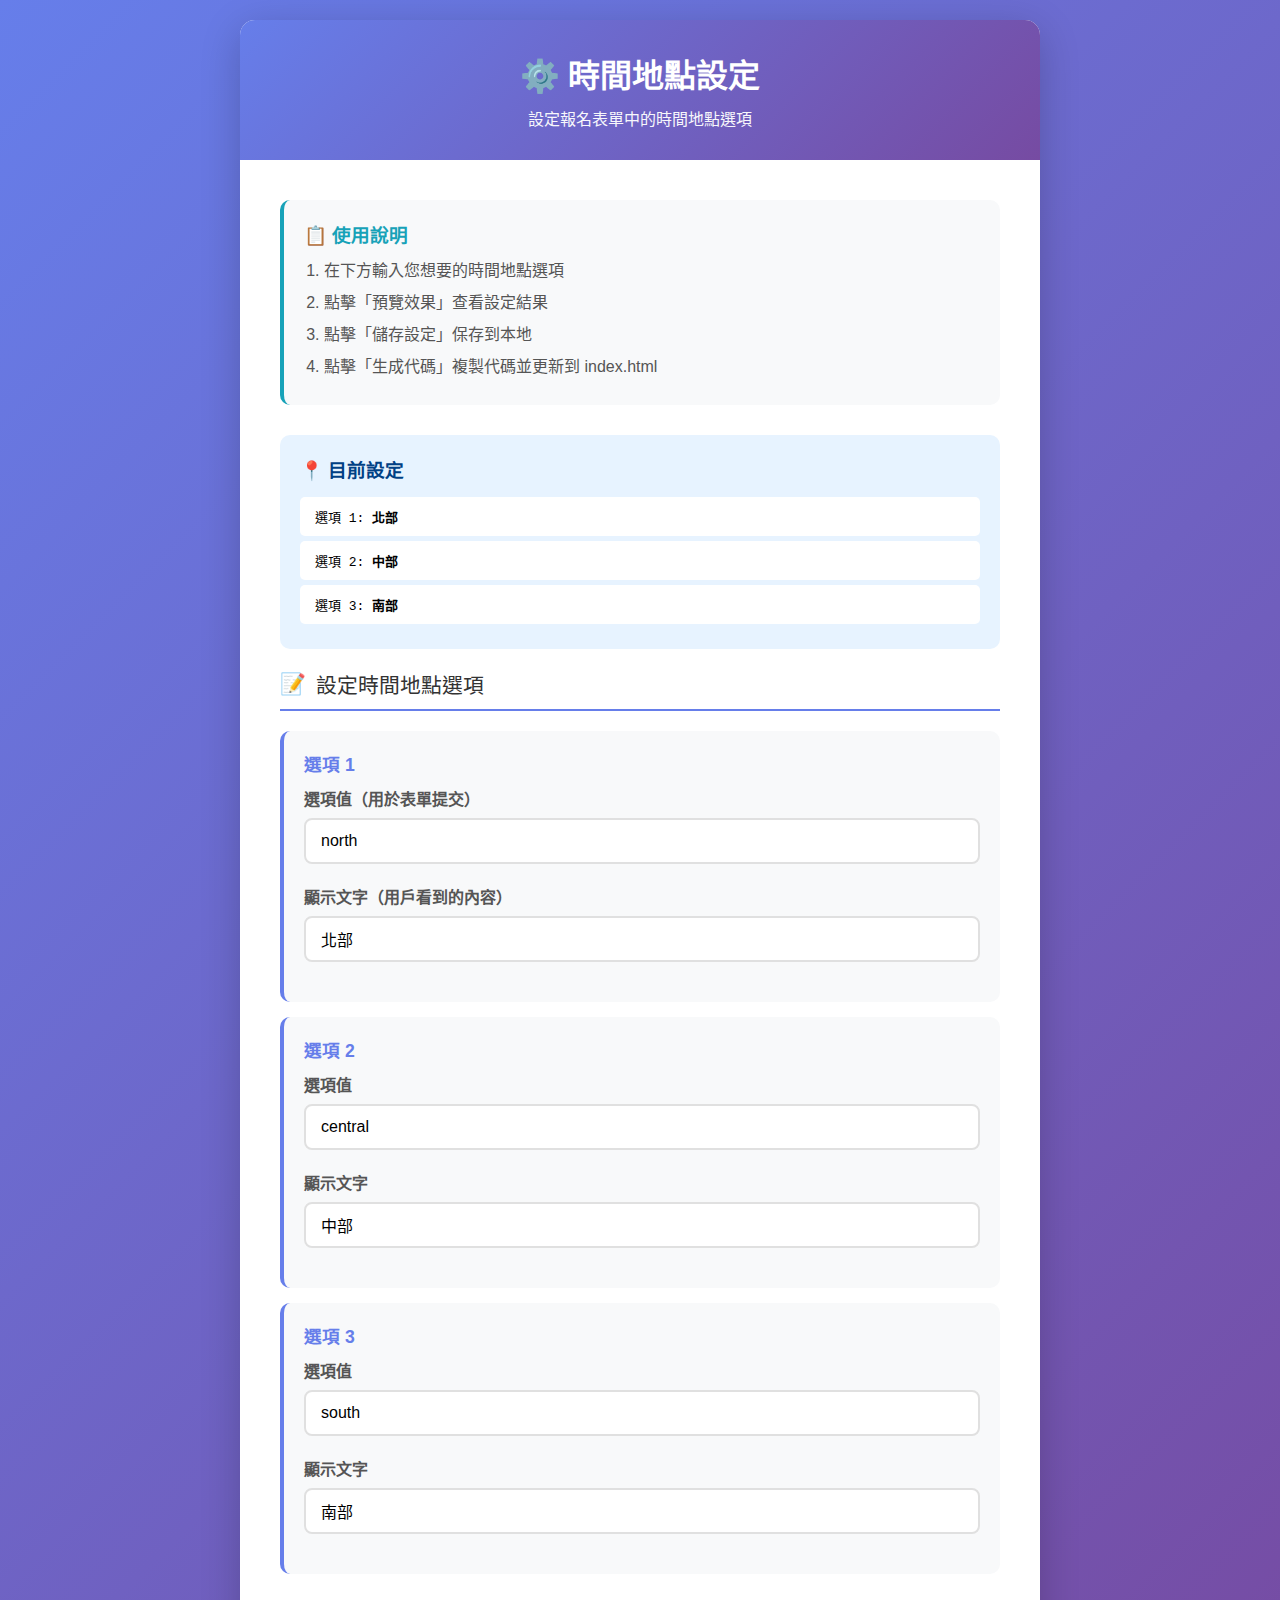
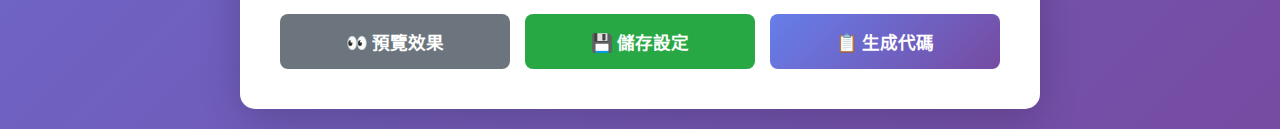
<file: admin-settings.html>
<!DOCTYPE html>
<html lang="zh-TW">
<head>
    <meta charset="UTF-8">
    <meta name="viewport" content="width=device-width, initial-scale=1.0">
    <title>時間地點設定 - AI自動引客系統</title>
    <style>
        * {
            margin: 0;
            padding: 0;
            box-sizing: border-box;
        }
        
        body {
            font-family: 'Microsoft JhengHei', Arial, sans-serif;
            background: linear-gradient(135deg, #667eea 0%, #764ba2 100%);
            min-height: 100vh;
            padding: 20px;
        }
        
        .container {
            max-width: 800px;
            margin: 0 auto;
            background: white;
            border-radius: 15px;
            box-shadow: 0 10px 40px rgba(0,0,0,0.2);
            overflow: hidden;
        }
        
        .header {
            background: linear-gradient(135deg, #667eea 0%, #764ba2 100%);
            color: white;
            padding: 30px;
            text-align: center;
        }
        
        .header h1 {
            font-size: 2rem;
            margin-bottom: 10px;
        }
        
        .header p {
            opacity: 0.95;
            font-size: 1rem;
        }
        
        .content {
            padding: 40px;
        }
        
        .section {
            margin-bottom: 40px;
        }
        
        .section-title {
            font-size: 1.3rem;
            color: #333;
            margin-bottom: 20px;
            padding-bottom: 10px;
            border-bottom: 2px solid #667eea;
            display: flex;
            align-items: center;
            gap: 10px;
        }
        
        .form-group {
            margin-bottom: 20px;
        }
        
        .form-group label {
            display: block;
            font-weight: bold;
            color: #555;
            margin-bottom: 8px;
            font-size: 1rem;
        }
        
        .form-group input {
            width: 100%;
            padding: 12px 15px;
            border: 2px solid #e0e0e0;
            border-radius: 8px;
            font-size: 1rem;
            transition: all 0.3s;
        }
        
        .form-group input:focus {
            outline: none;
            border-color: #667eea;
            box-shadow: 0 0 0 3px rgba(102, 126, 234, 0.1);
        }
        
        .option-group {
            background: #f8f9fa;
            padding: 20px;
            border-radius: 10px;
            margin-bottom: 15px;
            border-left: 4px solid #667eea;
        }
        
        .option-label {
            font-weight: bold;
            color: #667eea;
            margin-bottom: 10px;
            font-size: 1.1rem;
        }
        
        .button-group {
            display: flex;
            gap: 15px;
            margin-top: 30px;
        }
        
        .btn {
            flex: 1;
            padding: 15px 30px;
            border: none;
            border-radius: 8px;
            font-size: 1.1rem;
            font-weight: bold;
            cursor: pointer;
            transition: all 0.3s;
        }
        
        .btn-primary {
            background: linear-gradient(135deg, #667eea 0%, #764ba2 100%);
            color: white;
        }
        
        .btn-primary:hover {
            transform: translateY(-2px);
            box-shadow: 0 5px 20px rgba(102, 126, 234, 0.4);
        }
        
        .btn-secondary {
            background: #6c757d;
            color: white;
        }
        
        .btn-secondary:hover {
            background: #5a6268;
        }
        
        .btn-success {
            background: #28a745;
            color: white;
        }
        
        .btn-success:hover {
            background: #218838;
        }
        
        .preview {
            background: #fff3cd;
            border: 2px solid #ffc107;
            border-radius: 10px;
            padding: 20px;
            margin-top: 20px;
        }
        
        .preview h3 {
            color: #856404;
            margin-bottom: 15px;
        }
        
        .preview-option {
            background: white;
            padding: 10px 15px;
            margin: 8px 0;
            border-radius: 5px;
            border-left: 3px solid #ffc107;
        }
        
        .alert {
            padding: 15px 20px;
            border-radius: 8px;
            margin: 20px 0;
            display: none;
        }
        
        .alert-success {
            background: #d4edda;
            color: #155724;
            border: 1px solid #c3e6cb;
        }
        
        .alert-info {
            background: #d1ecf1;
            color: #0c5460;
            border: 1px solid #bee5eb;
        }
        
        .current-settings {
            background: #e7f3ff;
            padding: 20px;
            border-radius: 10px;
            margin-bottom: 20px;
        }
        
        .current-settings h3 {
            color: #004085;
            margin-bottom: 15px;
        }
        
        .current-value {
            background: white;
            padding: 10px 15px;
            margin: 5px 0;
            border-radius: 5px;
            font-family: monospace;
        }
        
        .instructions {
            background: #f8f9fa;
            padding: 20px;
            border-radius: 10px;
            margin-bottom: 30px;
            border-left: 4px solid #17a2b8;
        }
        
        .instructions h3 {
            color: #17a2b8;
            margin-bottom: 10px;
        }
        
        .instructions ol {
            margin-left: 20px;
        }
        
        .instructions li {
            margin: 8px 0;
            color: #555;
        }
    </style>
</head>
<body>
    <div class="container">
        <div class="header">
            <h1>⚙️ 時間地點設定</h1>
            <p>設定報名表單中的時間地點選項</p>
        </div>
        
        <div class="content">
            <div class="instructions">
                <h3>📋 使用說明</h3>
                <ol>
                    <li>在下方輸入您想要的時間地點選項</li>
                    <li>點擊「預覽效果」查看設定結果</li>
                    <li>點擊「儲存設定」保存到本地</li>
                    <li>點擊「生成代碼」複製代碼並更新到 index.html</li>
                </ol>
            </div>
            
            <div class="current-settings" id="currentSettings">
                <h3>📍 目前設定</h3>
                <div class="current-value">選項 1: <strong>北部</strong></div>
                <div class="current-value">選項 2: <strong>中部</strong></div>
                <div class="current-value">選項 3: <strong>南部</strong></div>
            </div>
            
            <div class="alert alert-success" id="successAlert">
                ✅ 設定已成功儲存！
            </div>
            
            <div class="section">
                <div class="section-title">
                    <span>📝</span>
                    <span>設定時間地點選項</span>
                </div>
                
                <div class="option-group">
                    <div class="option-label">選項 1</div>
                    <div class="form-group">
                        <label for="option1Value">選項值（用於表單提交）</label>
                        <input type="text" id="option1Value" placeholder="例如: north, time1, 2024-01-15" value="north">
                    </div>
                    <div class="form-group">
                        <label for="option1Text">顯示文字（用戶看到的內容）</label>
                        <input type="text" id="option1Text" placeholder="例如: 1/15 台北場 14:00-16:00" value="北部">
                    </div>
                </div>
                
                <div class="option-group">
                    <div class="option-label">選項 2</div>
                    <div class="form-group">
                        <label for="option2Value">選項值</label>
                        <input type="text" id="option2Value" placeholder="例如: central, time2, 2024-01-20" value="central">
                    </div>
                    <div class="form-group">
                        <label for="option2Text">顯示文字</label>
                        <input type="text" id="option2Text" placeholder="例如: 1/20 台中場 14:00-16:00" value="中部">
                    </div>
                </div>
                
                <div class="option-group">
                    <div class="option-label">選項 3</div>
                    <div class="form-group">
                        <label for="option3Value">選項值</label>
                        <input type="text" id="option3Value" placeholder="例如: south, time3, 2024-01-25" value="south">
                    </div>
                    <div class="form-group">
                        <label for="option3Text">顯示文字</label>
                        <input type="text" id="option3Text" placeholder="例如: 1/25 高雄場 14:00-16:00" value="南部">
                    </div>
                </div>
            </div>
            
            <div class="preview" id="preview" style="display: none;">
                <h3>👀 預覽效果</h3>
                <div class="preview-option" id="preview1"></div>
                <div class="preview-option" id="preview2"></div>
                <div class="preview-option" id="preview3"></div>
            </div>
            
            <div class="button-group">
                <button class="btn btn-secondary" onclick="previewSettings()">👀 預覽效果</button>
                <button class="btn btn-success" onclick="saveSettings()">💾 儲存設定</button>
                <button class="btn btn-primary" onclick="generateCode()">📋 生成代碼</button>
            </div>
            
            <div class="alert alert-info" id="codeAlert" style="display: none;">
                <h3>📋 生成的代碼</h3>
                <p style="margin-bottom: 10px;">請複製以下代碼，替換 index.html 第 589-591 行：</p>
                <textarea id="generatedCode" readonly style="width: 100%; height: 150px; font-family: monospace; padding: 10px; border: 1px solid #bee5eb; border-radius: 5px;"></textarea>
                <button onclick="copyCode()" style="margin-top: 10px; padding: 8px 20px; background: #17a2b8; color: white; border: none; border-radius: 5px; cursor: pointer;">📋 複製代碼</button>
            </div>
        </div>
    </div>
    
    <script>
        // 從 localStorage 載入設定
        function loadSettings() {
            const saved = localStorage.getItem('timeLocationSettings');
            if (saved) {
                const settings = JSON.parse(saved);
                document.getElementById('option1Value').value = settings.option1Value || 'north';
                document.getElementById('option1Text').value = settings.option1Text || '北部';
                document.getElementById('option2Value').value = settings.option2Value || 'central';
                document.getElementById('option2Text').value = settings.option2Text || '中部';
                document.getElementById('option3Value').value = settings.option3Value || 'south';
                document.getElementById('option3Text').value = settings.option3Text || '南部';
                updateCurrentSettings();
            }
        }
        
        // 更新目前設定顯示
        function updateCurrentSettings() {
            const option1Text = document.getElementById('option1Text').value || '北部';
            const option2Text = document.getElementById('option2Text').value || '中部';
            const option3Text = document.getElementById('option3Text').value || '南部';
            
            document.getElementById('currentSettings').innerHTML = `
                <h3>📍 目前設定</h3>
                <div class="current-value">選項 1: <strong>${option1Text}</strong></div>
                <div class="current-value">選項 2: <strong>${option2Text}</strong></div>
                <div class="current-value">選項 3: <strong>${option3Text}</strong></div>
            `;
        }
        
        // 預覽效果
        function previewSettings() {
            const option1Text = document.getElementById('option1Text').value || '北部';
            const option2Text = document.getElementById('option2Text').value || '中部';
            const option3Text = document.getElementById('option3Text').value || '南部';
            
            document.getElementById('preview1').textContent = `✅ ${option1Text}`;
            document.getElementById('preview2').textContent = `✅ ${option2Text}`;
            document.getElementById('preview3').textContent = `✅ ${option3Text}`;
            
            document.getElementById('preview').style.display = 'block';
        }
        
        // 儲存設定
        function saveSettings() {
            const settings = {
                option1Value: document.getElementById('option1Value').value,
                option1Text: document.getElementById('option1Text').value,
                option2Value: document.getElementById('option2Value').value,
                option2Text: document.getElementById('option2Text').value,
                option3Value: document.getElementById('option3Value').value,
                option3Text: document.getElementById('option3Text').value,
                savedAt: new Date().toISOString()
            };
            
            localStorage.setItem('timeLocationSettings', JSON.stringify(settings));
            
            // 顯示成功訊息
            const alert = document.getElementById('successAlert');
            alert.style.display = 'block';
            setTimeout(() => {
                alert.style.display = 'none';
            }, 3000);
            
            updateCurrentSettings();
        }
        
        // 生成代碼
        function generateCode() {
            const option1Value = document.getElementById('option1Value').value;
            const option1Text = document.getElementById('option1Text').value;
            const option2Value = document.getElementById('option2Value').value;
            const option2Text = document.getElementById('option2Text').value;
            const option3Value = document.getElementById('option3Value').value;
            const option3Text = document.getElementById('option3Text').value;
            
            const code = `                                    <option value="${option1Value}">${option1Text}</option>
                                    <option value="${option2Value}">${option2Text}</option>
                                    <option value="${option3Value}">${option3Text}</option>`;
            
            document.getElementById('generatedCode').value = code;
            document.getElementById('codeAlert').style.display = 'block';
            
            // 滾動到代碼區域
            document.getElementById('codeAlert').scrollIntoView({ behavior: 'smooth', block: 'center' });
        }
        
        // 複製代碼
        function copyCode() {
            const codeArea = document.getElementById('generatedCode');
            codeArea.select();
            document.execCommand('copy');
            
            // 顯示複製成功
            const btn = event.target;
            const originalText = btn.textContent;
            btn.textContent = '✅ 已複製！';
            btn.style.background = '#28a745';
            
            setTimeout(() => {
                btn.textContent = originalText;
                btn.style.background = '#17a2b8';
            }, 2000);
        }
        
        // 頁面載入時載入設定
        window.addEventListener('DOMContentLoaded', loadSettings);
    </script>
</body>
</html>
</file>
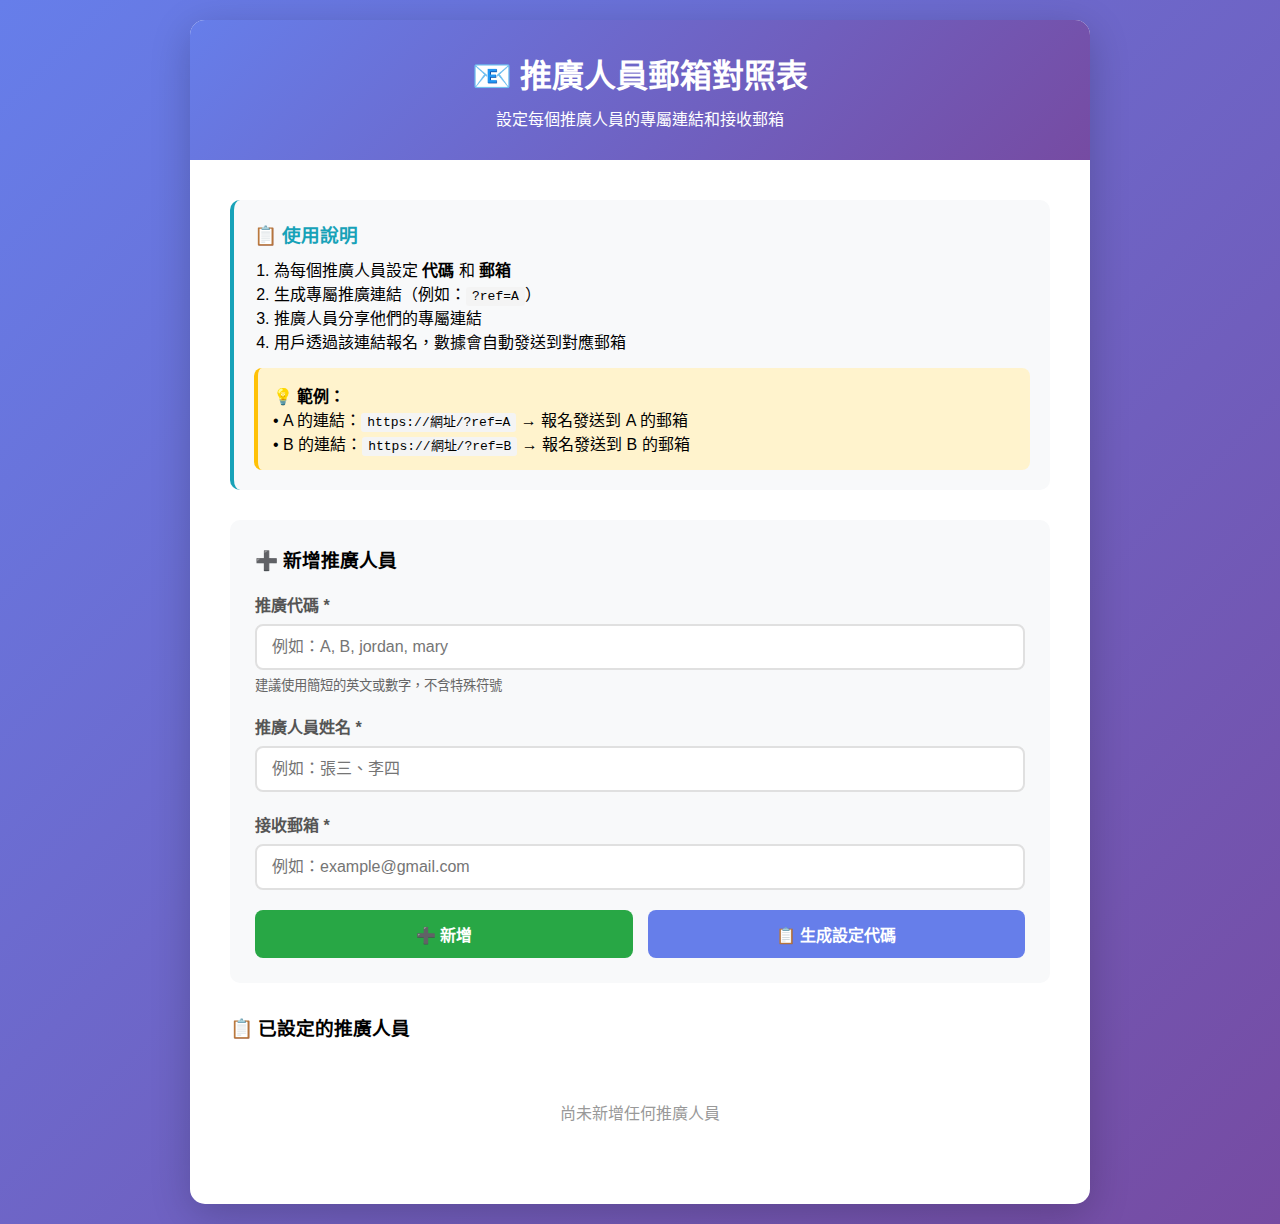
<file: email-mapping.html>
<!DOCTYPE html>
<html lang="zh-TW">
<head>
    <meta charset="UTF-8">
    <meta name="viewport" content="width=device-width, initial-scale=1.0">
    <title>推廣人員郵箱對照表 - AI自動引客系統</title>
    <style>
        * {
            margin: 0;
            padding: 0;
            box-sizing: border-box;
        }
        
        body {
            font-family: 'Microsoft JhengHei', Arial, sans-serif;
            background: linear-gradient(135deg, #667eea 0%, #764ba2 100%);
            min-height: 100vh;
            padding: 20px;
        }
        
        .container {
            max-width: 900px;
            margin: 0 auto;
            background: white;
            border-radius: 15px;
            box-shadow: 0 10px 40px rgba(0,0,0,0.2);
            overflow: hidden;
        }
        
        .header {
            background: linear-gradient(135deg, #667eea 0%, #764ba2 100%);
            color: white;
            padding: 30px;
            text-align: center;
        }
        
        .header h1 {
            font-size: 2rem;
            margin-bottom: 10px;
        }
        
        .content {
            padding: 40px;
        }
        
        .instructions {
            background: #f8f9fa;
            padding: 20px;
            border-radius: 10px;
            margin-bottom: 30px;
            border-left: 4px solid #17a2b8;
        }
        
        .instructions h3 {
            color: #17a2b8;
            margin-bottom: 10px;
        }
        
        .form-section {
            background: #f8f9fa;
            padding: 25px;
            border-radius: 10px;
            margin-bottom: 20px;
        }
        
        .form-group {
            margin-bottom: 20px;
        }
        
        .form-group label {
            display: block;
            font-weight: bold;
            color: #555;
            margin-bottom: 8px;
        }
        
        .form-group input {
            width: 100%;
            padding: 12px 15px;
            border: 2px solid #e0e0e0;
            border-radius: 8px;
            font-size: 1rem;
        }
        
        .form-group input:focus {
            outline: none;
            border-color: #667eea;
        }
        
        .btn-group {
            display: flex;
            gap: 15px;
            margin-top: 20px;
        }
        
        .btn {
            flex: 1;
            padding: 12px 20px;
            border: none;
            border-radius: 8px;
            font-weight: bold;
            cursor: pointer;
            font-size: 1rem;
        }
        
        .btn-primary {
            background: #667eea;
            color: white;
        }
        
        .btn-success {
            background: #28a745;
            color: white;
        }
        
        .btn-danger {
            background: #dc3545;
            color: white;
        }
        
        .mapping-list {
            margin-top: 30px;
        }
        
        .mapping-item {
            background: white;
            border: 2px solid #e0e0e0;
            padding: 20px;
            border-radius: 10px;
            margin-bottom: 15px;
            display: flex;
            justify-content: space-between;
            align-items: center;
        }
        
        .mapping-info {
            flex: 1;
        }
        
        .mapping-info h4 {
            color: #667eea;
            margin-bottom: 8px;
        }
        
        .mapping-info p {
            color: #666;
            margin: 5px 0;
        }
        
        .mapping-link {
            background: #e7f3ff;
            padding: 8px 12px;
            border-radius: 5px;
            font-family: monospace;
            font-size: 0.9rem;
            margin-top: 10px;
            display: inline-block;
        }
        
        .mapping-actions {
            display: flex;
            gap: 10px;
        }
        
        .btn-small {
            padding: 8px 15px;
            border: none;
            border-radius: 5px;
            cursor: pointer;
            font-size: 0.9rem;
        }
        
        .alert {
            padding: 15px 20px;
            border-radius: 8px;
            margin: 20px 0;
            display: none;
        }
        
        .alert-success {
            background: #d4edda;
            color: #155724;
            border: 1px solid #c3e6cb;
        }
        
        .alert-warning {
            background: #fff3cd;
            color: #856404;
            border: 1px solid #ffc107;
        }
        
        .copy-btn {
            background: #17a2b8;
            color: white;
            padding: 5px 10px;
            border: none;
            border-radius: 5px;
            cursor: pointer;
            font-size: 0.85rem;
            margin-left: 10px;
        }
        
        code {
            background: #f4f4f4;
            padding: 2px 6px;
            border-radius: 3px;
            font-family: monospace;
        }
    </style>
</head>
<body>
    <div class="container">
        <div class="header">
            <h1>📧 推廣人員郵箱對照表</h1>
            <p>設定每個推廣人員的專屬連結和接收郵箱</p>
        </div>
        
        <div class="content">
            <div class="instructions">
                <h3>📋 使用說明</h3>
                <ol style="margin-left: 20px;">
                    <li>為每個推廣人員設定 <strong>代碼</strong> 和 <strong>郵箱</strong></li>
                    <li>生成專屬推廣連結（例如：<code>?ref=A</code>）</li>
                    <li>推廣人員分享他們的專屬連結</li>
                    <li>用戶透過該連結報名，數據會自動發送到對應郵箱</li>
                </ol>
                <div style="background: #fff3cd; padding: 15px; border-radius: 8px; margin-top: 15px; border-left: 4px solid #ffc107;">
                    <strong>💡 範例：</strong><br>
                    • A 的連結：<code>https://網址/?ref=A</code> → 報名發送到 A 的郵箱<br>
                    • B 的連結：<code>https://網址/?ref=B</code> → 報名發送到 B 的郵箱
                </div>
            </div>
            
            <div class="alert alert-success" id="successAlert">
                ✅ 儲存成功！
            </div>
            
            <div class="form-section">
                <h3 style="margin-bottom: 20px;">➕ 新增推廣人員</h3>
                <div class="form-group">
                    <label for="refCode">推廣代碼 *</label>
                    <input type="text" id="refCode" placeholder="例如：A, B, jordan, mary" required>
                    <small style="color: #666; margin-top: 5px; display: block;">建議使用簡短的英文或數字，不含特殊符號</small>
                </div>
                
                <div class="form-group">
                    <label for="refName">推廣人員姓名 *</label>
                    <input type="text" id="refName" placeholder="例如：張三、李四" required>
                </div>
                
                <div class="form-group">
                    <label for="refEmail">接收郵箱 *</label>
                    <input type="email" id="refEmail" placeholder="例如：example@gmail.com" required>
                </div>
                
                <div class="btn-group">
                    <button class="btn btn-success" onclick="addMapping()">➕ 新增</button>
                    <button class="btn btn-primary" onclick="generateSetupCode()">📋 生成設定代碼</button>
                </div>
            </div>
            
            <div class="mapping-list">
                <h3 style="margin-bottom: 20px;">📋 已設定的推廣人員</h3>
                <div id="mappingContainer"></div>
                <div id="emptyState" style="text-align: center; padding: 40px; color: #999;">
                    尚未新增任何推廣人員
                </div>
            </div>
            
            <div class="alert alert-warning" id="setupCodeAlert" style="display: none; margin-top: 30px;">
                <h3>📋 設定代碼</h3>
                <p style="margin-bottom: 10px;">請將以下代碼添加到 <code>script.js</code> 的最前面：</p>
                <textarea id="setupCode" readonly style="width: 100%; height: 200px; font-family: monospace; padding: 15px; border: 2px solid #ffc107; border-radius: 8px; background: #fff; font-size: 13px;"></textarea>
                <button onclick="copySetupCode()" style="margin-top: 15px; padding: 12px 30px; background: #17a2b8; color: white; border: none; border-radius: 8px; cursor: pointer; font-weight: bold;">📋 複製代碼</button>
            </div>
        </div>
    </div>
    
    <script>
        const STORAGE_KEY = 'emailMappings';
        const BASE_URL = 'https://ifittw01-ai.github.io/AI-auto-sales/';
        
        // 載入對照表
        function loadMappings() {
            const saved = localStorage.getItem(STORAGE_KEY);
            return saved ? JSON.parse(saved) : [];
        }
        
        // 儲存對照表
        function saveMappings(mappings) {
            localStorage.setItem(STORAGE_KEY, JSON.stringify(mappings));
        }
        
        // 顯示對照表
        function displayMappings() {
            const mappings = loadMappings();
            const container = document.getElementById('mappingContainer');
            const emptyState = document.getElementById('emptyState');
            
            if (mappings.length === 0) {
                container.innerHTML = '';
                emptyState.style.display = 'block';
                return;
            }
            
            emptyState.style.display = 'none';
            container.innerHTML = mappings.map((mapping, index) => `
                <div class="mapping-item">
                    <div class="mapping-info">
                        <h4>👤 ${mapping.name}</h4>
                        <p>📧 郵箱：${mapping.email}</p>
                        <p>🔗 代碼：<strong>${mapping.code}</strong></p>
                        <div class="mapping-link">
                            ${BASE_URL}?ref=${mapping.code}
                            <button class="copy-btn" onclick="copyLink('${BASE_URL}?ref=${mapping.code}')">📋 複製連結</button>
                        </div>
                    </div>
                    <div class="mapping-actions">
                        <button class="btn-small btn-danger" onclick="deleteMapping(${index})">🗑️ 刪除</button>
                    </div>
                </div>
            `).join('');
        }
        
        // 新增推廣人員
        function addMapping() {
            const code = document.getElementById('refCode').value.trim();
            const name = document.getElementById('refName').value.trim();
            const email = document.getElementById('refEmail').value.trim();
            
            if (!code || !name || !email) {
                alert('請填寫所有必填欄位！');
                return;
            }
            
            // 驗證郵箱格式
            const emailRegex = /^[^\s@]+@[^\s@]+\.[^\s@]+$/;
            if (!emailRegex.test(email)) {
                alert('請輸入有效的郵箱地址！');
                return;
            }
            
            const mappings = loadMappings();
            
            // 檢查代碼是否已存在
            if (mappings.some(m => m.code === code)) {
                alert(`代碼 "${code}" 已存在，請使用其他代碼！`);
                return;
            }
            
            mappings.push({ code, name, email });
            saveMappings(mappings);
            
            // 清空表單
            document.getElementById('refCode').value = '';
            document.getElementById('refName').value = '';
            document.getElementById('refEmail').value = '';
            
            // 顯示成功訊息
            const alert = document.getElementById('successAlert');
            alert.style.display = 'block';
            setTimeout(() => {
                alert.style.display = 'none';
            }, 3000);
            
            displayMappings();
        }
        
        // 刪除推廣人員
        function deleteMapping(index) {
            if (!confirm('確定要刪除這個推廣人員嗎？')) {
                return;
            }
            
            const mappings = loadMappings();
            mappings.splice(index, 1);
            saveMappings(mappings);
            displayMappings();
        }
        
        // 複製連結
        function copyLink(link) {
            navigator.clipboard.writeText(link).then(() => {
                event.target.textContent = '✅ 已複製！';
                setTimeout(() => {
                    event.target.textContent = '📋 複製連結';
                }, 2000);
            });
        }
        
        // 生成設定代碼
        function generateSetupCode() {
            const mappings = loadMappings();
            
            if (mappings.length === 0) {
                alert('請先新增至少一個推廣人員！');
                return;
            }
            
            const mappingObj = mappings.reduce((obj, m) => {
                obj[m.code] = m.email;
                return obj;
            }, {});
            
            const code = `// ========================================
// 推廣人員郵箱對照表
// ========================================
const EMAIL_MAPPING = ${JSON.stringify(mappingObj, null, 4)};

// 預設郵箱（如果沒有 ref 參數）
const DEFAULT_EMAIL = 'jordantsai777@gmail.com';

// 從 URL 獲取推廣代碼
function getReferralCode() {
    const urlParams = new URLSearchParams(window.location.search);
    return urlParams.get('ref');
}

// 根據推廣代碼獲取對應郵箱
function getTargetEmail() {
    const refCode = getReferralCode();
    return EMAIL_MAPPING[refCode] || DEFAULT_EMAIL;
}

console.log('📧 推廣代碼:', getReferralCode() || '無');
console.log('📧 目標郵箱:', getTargetEmail());
`;
            
            document.getElementById('setupCode').value = code;
            document.getElementById('setupCodeAlert').style.display = 'block';
            document.getElementById('setupCodeAlert').scrollIntoView({ behavior: 'smooth', block: 'center' });
        }
        
        // 複製設定代碼
        function copySetupCode() {
            const codeArea = document.getElementById('setupCode');
            codeArea.select();
            document.execCommand('copy');
            
            event.target.textContent = '✅ 已複製！';
            event.target.style.background = '#28a745';
            
            setTimeout(() => {
                event.target.textContent = '📋 複製代碼';
                event.target.style.background = '#17a2b8';
            }, 2000);
        }
        
        // 頁面載入時顯示對照表
        window.addEventListener('DOMContentLoaded', displayMappings);
    </script>
</body>
</html>
</file>
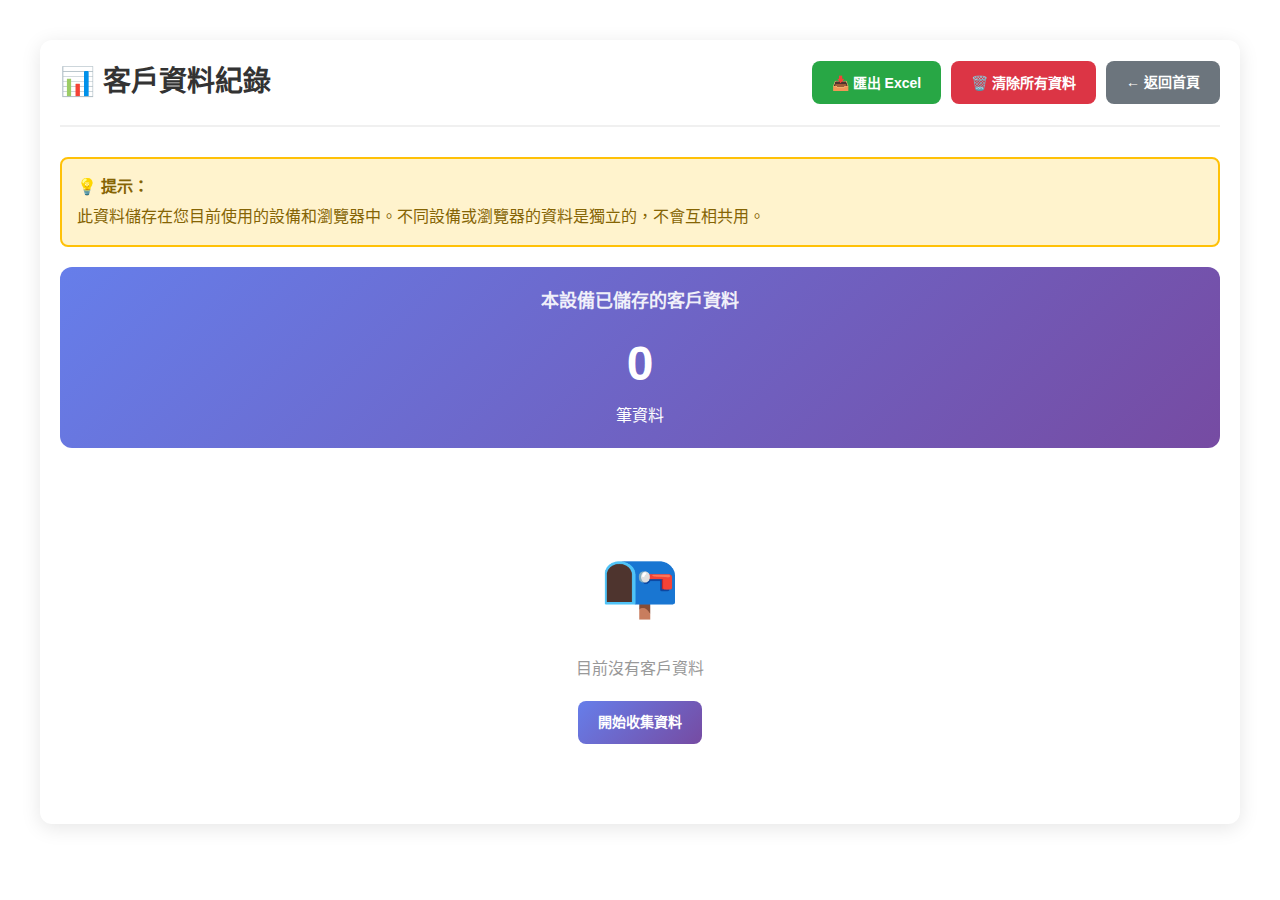
<file: records.html>
<!DOCTYPE html>
<html lang="zh-TW">
<head>
    <meta charset="UTF-8">
    <meta name="viewport" content="width=device-width, initial-scale=1.0">
    <title>客戶資料紀錄 - AI自動引客系統</title>
    <link rel="stylesheet" href="styles.css">
    <!-- SheetJS 用於生成 Excel -->
    <script src="https://cdn.sheetjs.com/xlsx-0.20.1/package/dist/xlsx.full.min.js"></script>
    <style>
        .records-container {
            max-width: 1200px;
            margin: 40px auto;
            padding: 20px;
            background: #fff;
            border-radius: 12px;
            box-shadow: 0 4px 20px rgba(0,0,0,0.1);
        }

        .records-header {
            display: flex;
            justify-content: space-between;
            align-items: center;
            margin-bottom: 30px;
            padding-bottom: 20px;
            border-bottom: 2px solid #f0f0f0;
            flex-wrap: wrap;
            gap: 15px;
        }

        .records-header h1 {
            font-size: 28px;
            color: #333;
            margin: 0;
        }

        .header-buttons {
            display: flex;
            gap: 10px;
            flex-wrap: wrap;
        }

        .btn {
            padding: 10px 20px;
            border: none;
            border-radius: 8px;
            font-size: 14px;
            font-weight: 600;
            cursor: pointer;
            transition: all 0.3s ease;
            text-decoration: none;
            display: inline-flex;
            align-items: center;
            gap: 8px;
        }

        .btn-primary {
            background: linear-gradient(135deg, #667eea 0%, #764ba2 100%);
            color: white;
        }

        .btn-success {
            background: #28a745;
            color: white;
        }

        .btn-danger {
            background: #dc3545;
            color: white;
        }

        .btn-secondary {
            background: #6c757d;
            color: white;
        }

        .btn:hover {
            transform: translateY(-2px);
            box-shadow: 0 4px 12px rgba(0,0,0,0.2);
        }

        .stats-box {
            background: linear-gradient(135deg, #667eea 0%, #764ba2 100%);
            color: white;
            padding: 20px;
            border-radius: 12px;
            margin-bottom: 25px;
            text-align: center;
        }

        .stats-box h2 {
            margin: 0 0 10px 0;
            font-size: 18px;
            opacity: 0.9;
        }

        .stats-box .count {
            font-size: 48px;
            font-weight: bold;
            margin: 0;
        }

        .info-message {
            background: #e7f3ff;
            border: 2px solid #2196f3;
            border-radius: 8px;
            padding: 15px;
            margin-bottom: 20px;
            color: #0d47a1;
        }

        .info-message strong {
            display: block;
            margin-bottom: 5px;
        }

        .table-container {
            overflow-x: auto;
            border-radius: 12px;
            box-shadow: 0 2px 10px rgba(0,0,0,0.05);
            margin-bottom: 20px;
        }

        .data-table {
            width: 100%;
            border-collapse: collapse;
            background: white;
        }

        .data-table thead {
            background: linear-gradient(135deg, #667eea 0%, #764ba2 100%);
            color: white;
        }

        .data-table th {
            padding: 15px;
            text-align: left;
            font-weight: 600;
            font-size: 14px;
            white-space: nowrap;
        }

        .data-table td {
            padding: 15px;
            border-bottom: 1px solid #f0f0f0;
            font-size: 14px;
        }

        .data-table tbody tr {
            transition: background-color 0.2s ease;
        }

        .data-table tbody tr:hover {
            background-color: #f8f9ff;
        }

        .no-data {
            text-align: center;
            padding: 60px 20px;
            color: #999;
        }

        .no-data-icon {
            font-size: 64px;
            margin-bottom: 20px;
        }

        .action-btn {
            padding: 6px 12px;
            border: none;
            border-radius: 6px;
            font-size: 12px;
            font-weight: 600;
            cursor: pointer;
            transition: all 0.3s ease;
            background: #dc3545;
            color: white;
        }

        .action-btn:hover {
            transform: translateY(-2px);
            box-shadow: 0 4px 8px rgba(0,0,0,0.2);
        }

        .device-info {
            background: #fff3cd;
            border: 2px solid #ffc107;
            border-radius: 8px;
            padding: 15px;
            margin-bottom: 20px;
            color: #856404;
        }

        .device-info strong {
            display: block;
            margin-bottom: 5px;
        }

        @media (max-width: 768px) {
            .records-header {
                flex-direction: column;
                align-items: flex-start;
            }

            .header-buttons {
                width: 100%;
            }

            .btn {
                flex: 1;
                justify-content: center;
            }

            .table-container {
                font-size: 12px;
            }

            .data-table th,
            .data-table td {
                padding: 10px 8px;
            }
        }
    </style>
</head>
<body>
    <div class="records-container">
        <div class="records-header">
            <h1>📊 客戶資料紀錄</h1>
            <div class="header-buttons">
                <button class="btn btn-success" onclick="exportToExcel()">
                    📥 匯出 Excel
                </button>
                <button class="btn btn-danger" onclick="clearAllData()">
                    🗑️ 清除所有資料
                </button>
                <a href="index.html" class="btn btn-secondary">
                    ← 返回首頁
                </a>
            </div>
        </div>

        <div class="device-info">
            <strong>💡 提示：</strong>
            此資料儲存在您目前使用的設備和瀏覽器中。不同設備或瀏覽器的資料是獨立的，不會互相共用。
        </div>

        <div class="stats-box">
            <h2>本設備已儲存的客戶資料</h2>
            <p class="count" id="totalCount">0</p>
            <p>筆資料</p>
        </div>

        <div class="info-message" id="infoMessage" style="display: none;">
            <strong>ℹ️ 資訊</strong>
            <span id="infoText"></span>
        </div>

        <div class="table-container" id="tableContainer" style="display: none;">
            <table class="data-table">
                <thead>
                    <tr>
                        <th>#</th>
                        <th>姓名</th>
                        <th>電子郵件</th>
                        <th>電話</th>
                        <th>國家/地區</th>
                        <th>行業</th>
                        <th>訂閱電子報</th>
                        <th>建立時間</th>
                        <th>操作</th>
                    </tr>
                </thead>
                <tbody id="dataTableBody">
                    <!-- 動態載入資料 -->
                </tbody>
            </table>
        </div>

        <div id="noDataState" class="no-data">
            <div class="no-data-icon">📭</div>
            <p>目前沒有客戶資料</p>
            <p><a href="index.html" class="btn btn-primary" style="margin-top: 20px;">開始收集資料</a></p>
        </div>
    </div>

    <script>
        const STORAGE_KEY = 'customerLeads';

        // 載入資料
        function loadData() {
            try {
                const data = JSON.parse(localStorage.getItem(STORAGE_KEY) || '[]');
                displayData(data);
                return data;
            } catch (error) {
                console.error('載入資料失敗:', error);
                showInfo('載入資料時發生錯誤');
                return [];
            }
        }

        // 顯示資料
        function displayData(data) {
            const tbody = document.getElementById('dataTableBody');
            const tableContainer = document.getElementById('tableContainer');
            const noDataState = document.getElementById('noDataState');
            const totalCount = document.getElementById('totalCount');

            totalCount.textContent = data.length;

            if (data.length === 0) {
                tableContainer.style.display = 'none';
                noDataState.style.display = 'block';
                return;
            }

            tableContainer.style.display = 'block';
            noDataState.style.display = 'none';

            tbody.innerHTML = data.map((item, index) => `
                <tr>
                    <td>${index + 1}</td>
                    <td>${escapeHtml(item.fullName)}</td>
                    <td>${escapeHtml(item.email)}</td>
                    <td>${escapeHtml(item.phone)}</td>
                    <td>${getCountryName(item.country)}</td>
                    <td>${getIndustryName(item.industry)}</td>
                    <td>${item.newsletter ? '是' : '否'}</td>
                    <td>${formatDateTime(item.createdAt)}</td>
                    <td>
                        <button class="action-btn" onclick="deleteItem(${item.id})">
                            刪除
                        </button>
                    </td>
                </tr>
            `).join('');
        }

        // 匯出 Excel
        function exportToExcel() {
            const data = loadData();

            if (data.length === 0) {
                alert('沒有資料可以匯出');
                return;
            }

            // 準備 Excel 資料
            const excelData = data.map((item, index) => ({
                '序號': index + 1,
                '姓名': item.fullName,
                '電子郵件': item.email,
                '電話': item.phone,
                '國家/地區': getCountryName(item.country),
                '行業': getIndustryName(item.industry),
                '訂閱電子報': item.newsletter ? '是' : '否',
                '建立時間': formatDateTime(item.createdAt)
            }));

            // 建立工作表
            const ws = XLSX.utils.json_to_sheet(excelData);

            // 設定欄位寬度
            ws['!cols'] = [
                { wch: 6 },  // 序號
                { wch: 15 }, // 姓名
                { wch: 25 }, // 電子郵件
                { wch: 15 }, // 電話
                { wch: 12 }, // 國家
                { wch: 20 }, // 行業
                { wch: 12 }, // 訂閱
                { wch: 20 }  // 時間
            ];

            // 建立工作簿
            const wb = XLSX.utils.book_new();
            XLSX.utils.book_append_sheet(wb, ws, '客戶資料');

            // 生成檔案名稱
            const fileName = `客戶資料_${new Date().toISOString().split('T')[0]}.xlsx`;

            // 匯出檔案
            XLSX.writeFile(wb, fileName);

            showInfo(`✅ 已成功匯出 ${data.length} 筆資料到 ${fileName}`);
        }

        // 刪除單筆資料
        function deleteItem(id) {
            if (!confirm('確定要刪除這筆資料嗎？')) {
                return;
            }

            try {
                let data = JSON.parse(localStorage.getItem(STORAGE_KEY) || '[]');
                data = data.filter(item => item.id !== id);
                localStorage.setItem(STORAGE_KEY, JSON.stringify(data));
                
                loadData();
                showInfo('✅ 資料已刪除');
            } catch (error) {
                console.error('刪除失敗:', error);
                alert('刪除失敗，請稍後再試');
            }
        }

        // 清除所有資料
        function clearAllData() {
            const data = loadData();
            
            if (data.length === 0) {
                alert('目前沒有資料可以清除');
                return;
            }

            if (!confirm(`確定要清除所有 ${data.length} 筆資料嗎？\n\n此操作無法復原！\n建議先匯出 Excel 備份。`)) {
                return;
            }

            try {
                localStorage.removeItem(STORAGE_KEY);
                loadData();
                showInfo('✅ 所有資料已清除');
            } catch (error) {
                console.error('清除失敗:', error);
                alert('清除失敗，請稍後再試');
            }
        }

        // 顯示訊息
        function showInfo(text) {
            const infoMessage = document.getElementById('infoMessage');
            const infoText = document.getElementById('infoText');
            
            infoText.textContent = text;
            infoMessage.style.display = 'block';

            setTimeout(() => {
                infoMessage.style.display = 'none';
            }, 5000);
        }

        // 工具函數
        function escapeHtml(text) {
            const div = document.createElement('div');
            div.textContent = text;
            return div.innerHTML;
        }

        function formatDateTime(dateString) {
            const date = new Date(dateString);
            return date.toLocaleString('zh-TW', {
                year: 'numeric',
                month: '2-digit',
                day: '2-digit',
                hour: '2-digit',
                minute: '2-digit',
                second: '2-digit'
            });
        }

        function getCountryName(code) {
            const countries = {
                'TW': '台灣',
                'HK': '香港',
                'SG': '新加坡',
                'MY': '馬來西亞',
                'CN': '中國',
                'US': '美國',
                'other': '其他'
            };
            return countries[code] || code;
        }

        function getIndustryName(code) {
            const industries = {
                'spiritual': '身心靈導師 / 玄學',
                'beauty': '美容 / 美髮',
                'education': '教育 / 培訓',
                'insurance': '保險 / 金融',
                'realestate': '房地產',
                'consultant': '諮詢顧問',
                'freelancer': '自由工作者',
                'coach': '個人教練',
                'ecommerce': '電商 / 微商',
                'other': '其他'
            };
            return industries[code] || code;
        }

        // 頁面載入時載入資料
        document.addEventListener('DOMContentLoaded', () => {
            loadData();
        });
    </script>
</body>
</html>
</file>
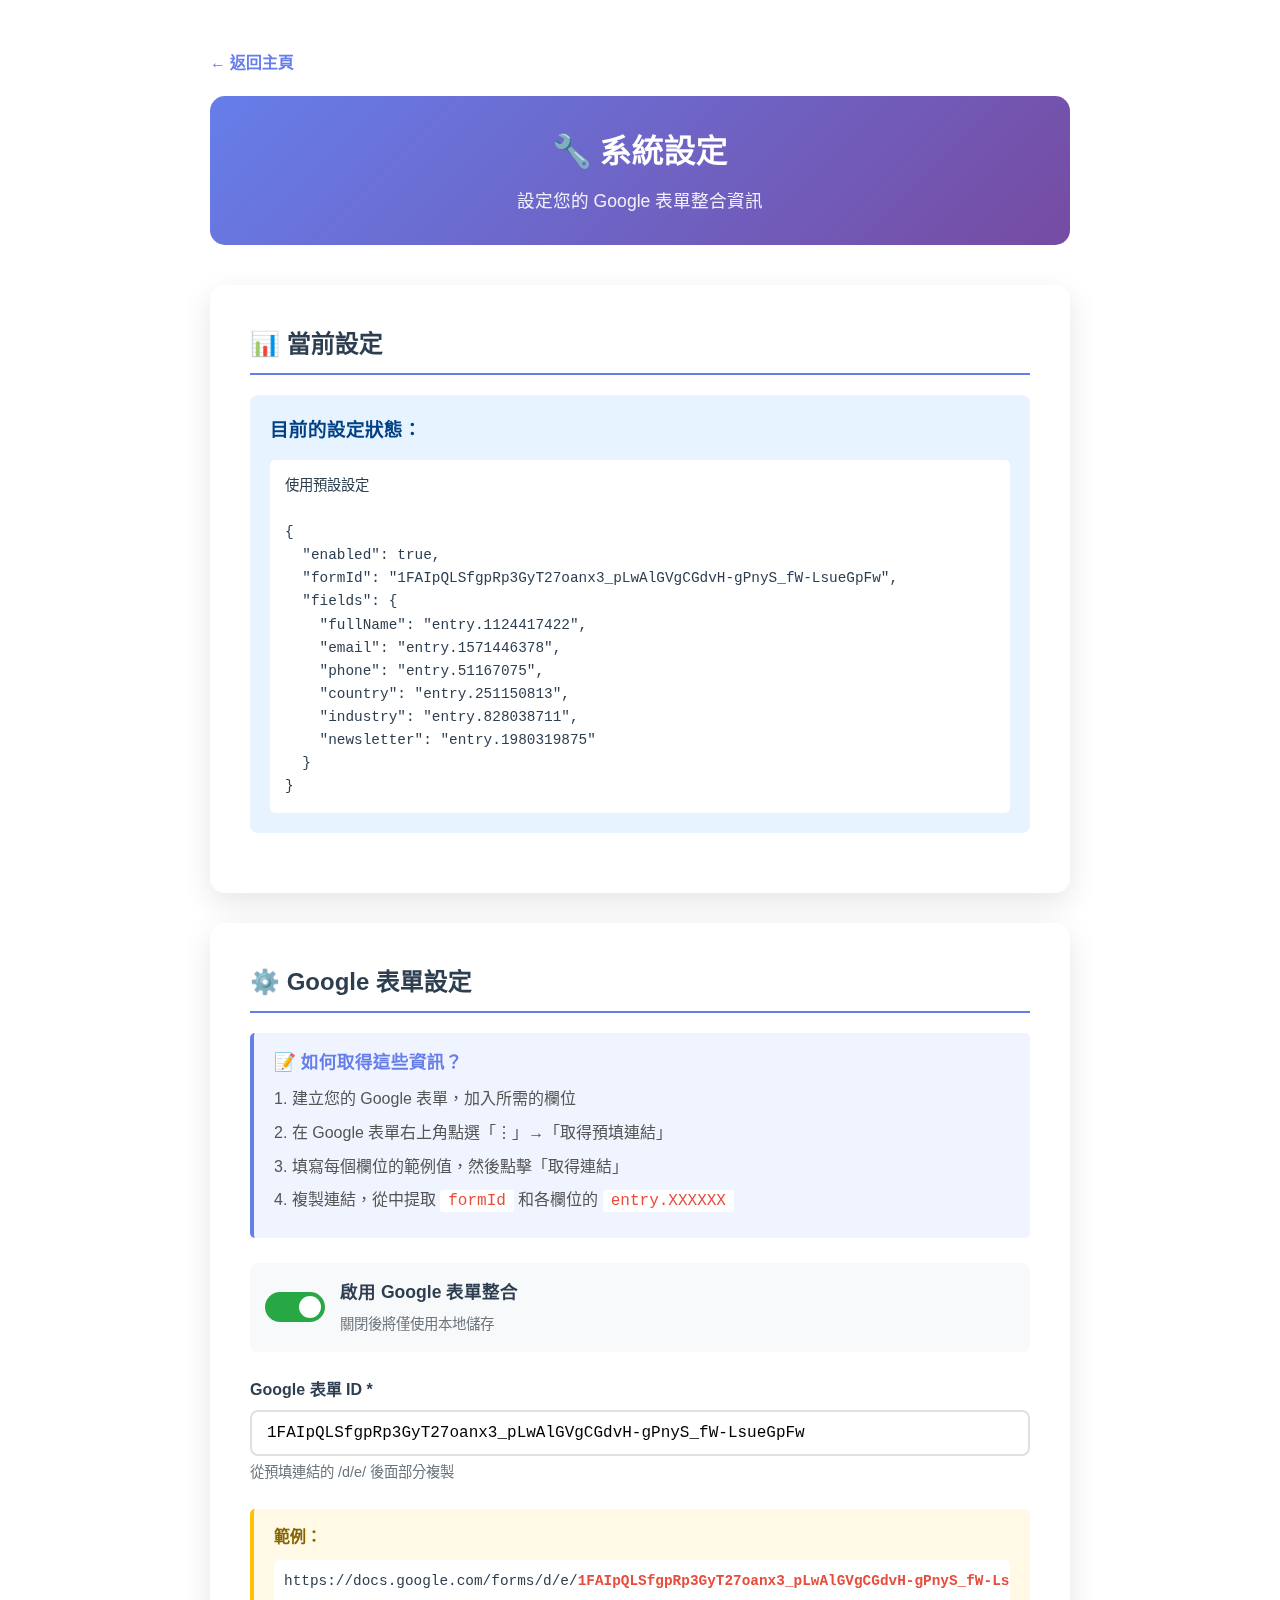
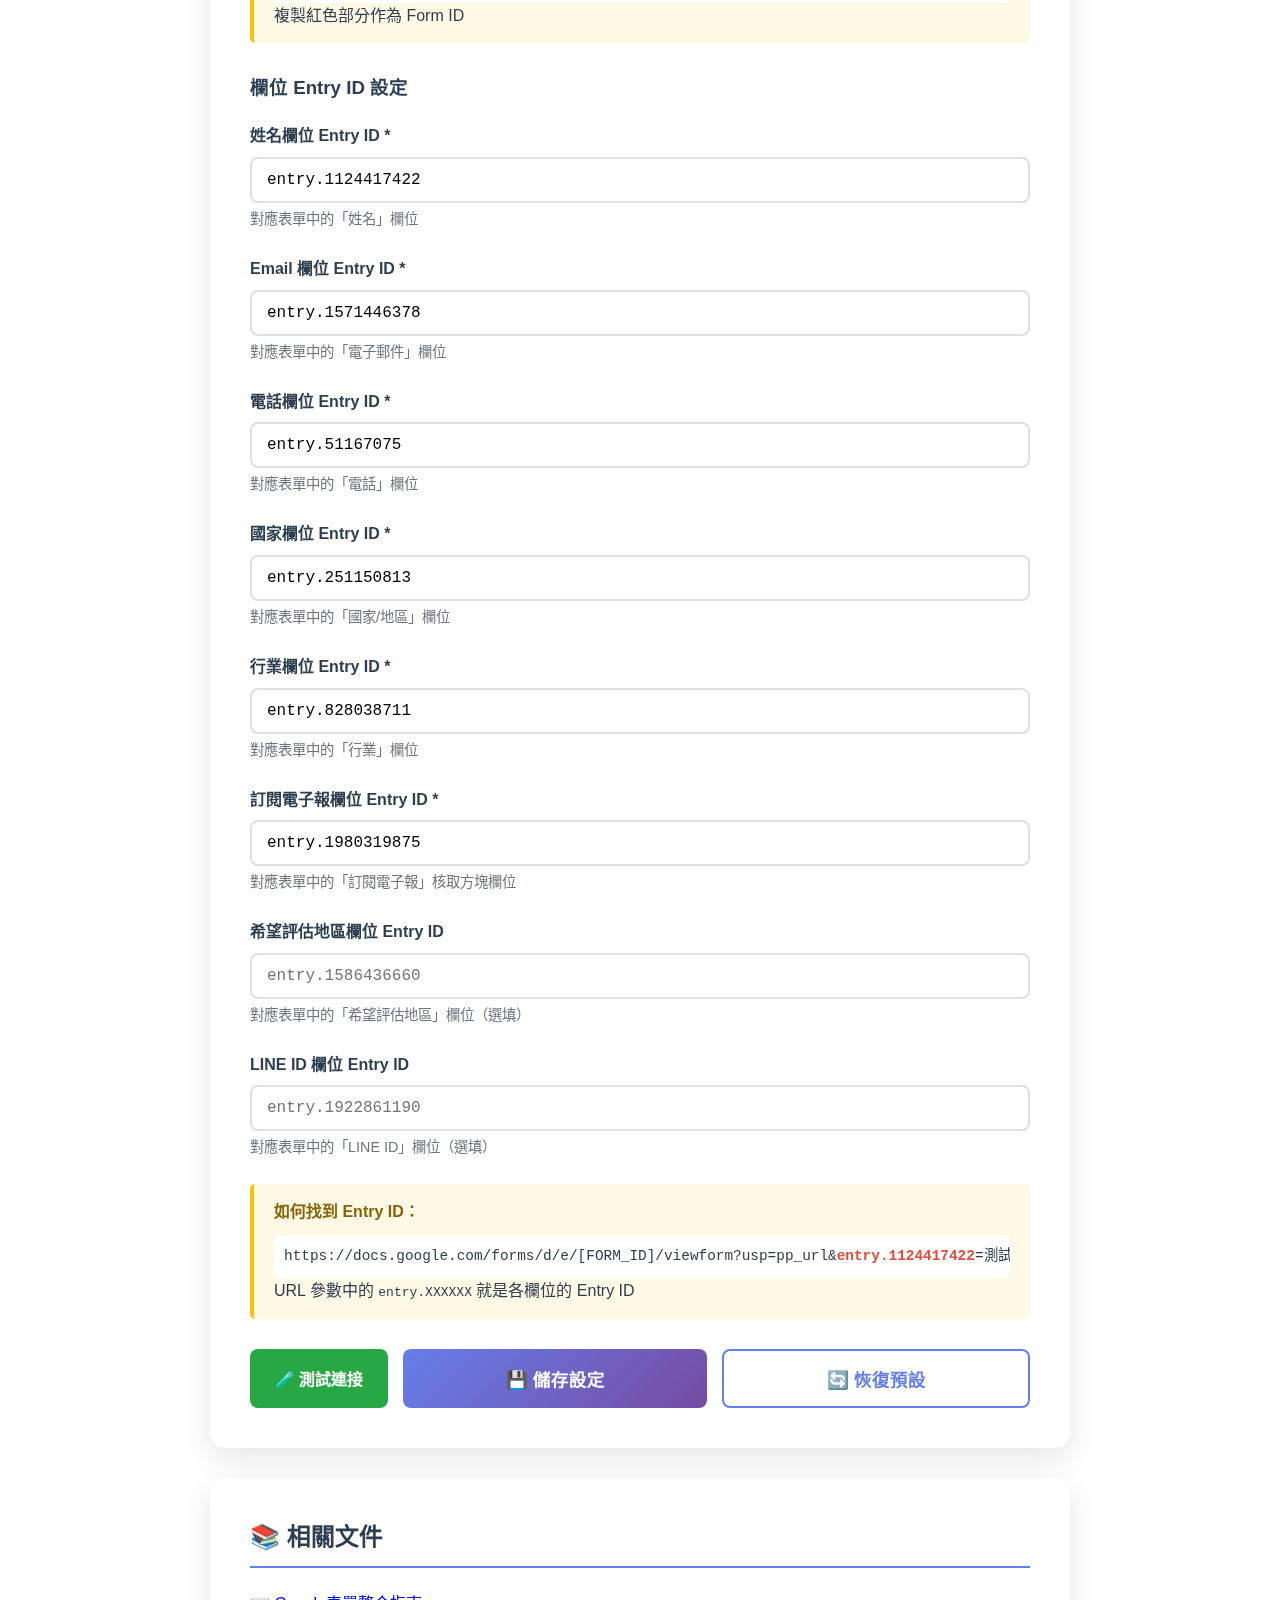
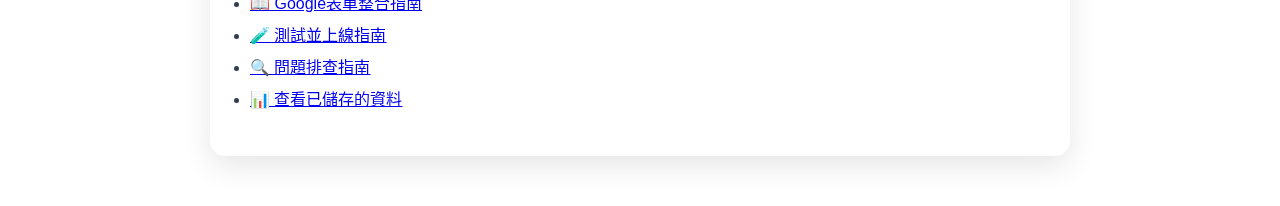
<file: setup.html>
<!DOCTYPE html>
<html lang="zh-TW">
<head>
    <meta charset="UTF-8">
    <meta name="viewport" content="width=device-width, initial-scale=1.0">
    <title>系統設定 - AI自動引客系統</title>
    <link rel="stylesheet" href="styles.css">
    <style>
        .setup-container {
            max-width: 900px;
            margin: 50px auto;
            padding: 0 20px;
        }

        .setup-header {
            text-align: center;
            margin-bottom: 40px;
            padding: 30px;
            background: linear-gradient(135deg, #667eea 0%, #764ba2 100%);
            color: white;
            border-radius: 15px;
        }

        .setup-header h1 {
            font-size: 2rem;
            margin-bottom: 10px;
        }

        .setup-header p {
            font-size: 1.1rem;
            opacity: 0.9;
        }

        .setup-card {
            background: white;
            border-radius: 15px;
            padding: 40px;
            box-shadow: 0 10px 30px rgba(0, 0, 0, 0.1);
            margin-bottom: 30px;
        }

        .setup-card h2 {
            font-size: 1.5rem;
            margin-bottom: 20px;
            color: #2c3e50;
            border-bottom: 2px solid #667eea;
            padding-bottom: 10px;
        }

        .info-box {
            background: #f0f4ff;
            border-left: 4px solid #667eea;
            padding: 15px 20px;
            margin-bottom: 25px;
            border-radius: 5px;
        }

        .info-box h3 {
            font-size: 1.1rem;
            margin-bottom: 10px;
            color: #667eea;
        }

        .info-box p {
            color: #555;
            line-height: 1.6;
            margin-bottom: 8px;
        }

        .info-box code {
            background: white;
            padding: 2px 8px;
            border-radius: 3px;
            font-family: 'Courier New', monospace;
            color: #e74c3c;
        }

        .form-group-setup {
            margin-bottom: 25px;
        }

        .form-group-setup label {
            display: block;
            margin-bottom: 8px;
            font-weight: 600;
            color: #2c3e50;
            font-size: 1rem;
        }

        .form-group-setup input {
            width: 100%;
            padding: 12px 15px;
            border: 2px solid #e0e0e0;
            border-radius: 8px;
            font-size: 1rem;
            font-family: 'Courier New', monospace;
            transition: all 0.3s ease;
        }

        .form-group-setup input:focus {
            outline: none;
            border-color: #667eea;
            box-shadow: 0 0 0 3px rgba(102, 126, 234, 0.1);
        }

        .form-group-setup small {
            display: block;
            margin-top: 5px;
            color: #6c757d;
            font-size: 0.9rem;
        }

        .toggle-section {
            display: flex;
            align-items: center;
            gap: 15px;
            margin-bottom: 25px;
            padding: 15px;
            background: #f8f9fa;
            border-radius: 8px;
        }

        .toggle-switch {
            position: relative;
            width: 60px;
            height: 30px;
        }

        .toggle-switch input {
            opacity: 0;
            width: 0;
            height: 0;
        }

        .toggle-slider {
            position: absolute;
            cursor: pointer;
            top: 0;
            left: 0;
            right: 0;
            bottom: 0;
            background-color: #ccc;
            transition: .4s;
            border-radius: 30px;
        }

        .toggle-slider:before {
            position: absolute;
            content: "";
            height: 22px;
            width: 22px;
            left: 4px;
            bottom: 4px;
            background-color: white;
            transition: .4s;
            border-radius: 50%;
        }

        .toggle-switch input:checked + .toggle-slider {
            background-color: #28a745;
        }

        .toggle-switch input:checked + .toggle-slider:before {
            transform: translateX(30px);
        }

        .toggle-label {
            flex: 1;
        }

        .toggle-label strong {
            display: block;
            font-size: 1.1rem;
            margin-bottom: 5px;
        }

        .toggle-label span {
            color: #6c757d;
            font-size: 0.9rem;
        }

        .button-group {
            display: flex;
            gap: 15px;
            margin-top: 30px;
        }

        .btn-primary {
            flex: 1;
            background: linear-gradient(135deg, #667eea 0%, #764ba2 100%);
            color: white;
            border: none;
            padding: 15px 30px;
            font-size: 1.1rem;
            font-weight: 600;
            border-radius: 8px;
            cursor: pointer;
            transition: all 0.3s ease;
        }

        .btn-primary:hover {
            transform: translateY(-2px);
            box-shadow: 0 8px 20px rgba(102, 126, 234, 0.3);
        }

        .btn-secondary {
            flex: 1;
            background: white;
            color: #667eea;
            border: 2px solid #667eea;
            padding: 15px 30px;
            font-size: 1.1rem;
            font-weight: 600;
            border-radius: 8px;
            cursor: pointer;
            transition: all 0.3s ease;
        }

        .btn-secondary:hover {
            background: #f0f4ff;
        }

        .btn-test {
            background: #28a745;
            color: white;
            border: none;
            padding: 12px 25px;
            font-size: 1rem;
            font-weight: 600;
            border-radius: 8px;
            cursor: pointer;
            transition: all 0.3s ease;
        }

        .btn-test:hover {
            background: #218838;
            transform: translateY(-2px);
        }

        .status-message {
            padding: 15px 20px;
            border-radius: 8px;
            margin-top: 20px;
            display: none;
            animation: slideDown 0.3s ease;
        }

        @keyframes slideDown {
            from {
                opacity: 0;
                transform: translateY(-10px);
            }
            to {
                opacity: 1;
                transform: translateY(0);
            }
        }

        .status-message.success {
            background: #d4edda;
            border-left: 4px solid #28a745;
            color: #155724;
        }

        .status-message.error {
            background: #f8d7da;
            border-left: 4px solid #dc3545;
            color: #721c24;
        }

        .status-message.info {
            background: #d1ecf1;
            border-left: 4px solid #17a2b8;
            color: #0c5460;
        }

        .back-link {
            display: inline-block;
            margin-bottom: 20px;
            color: #667eea;
            text-decoration: none;
            font-weight: 600;
            transition: all 0.3s ease;
        }

        .back-link:hover {
            transform: translateX(-5px);
        }

        .example-section {
            background: #fff9e6;
            border-left: 4px solid #ffc107;
            padding: 15px 20px;
            margin: 20px 0;
            border-radius: 5px;
        }

        .example-section h4 {
            color: #856404;
            margin-bottom: 10px;
        }

        .example-section pre {
            background: white;
            padding: 10px;
            border-radius: 5px;
            overflow-x: auto;
            font-size: 0.9rem;
        }

        .current-config {
            background: #e7f3ff;
            padding: 20px;
            border-radius: 8px;
            margin-bottom: 20px;
        }

        .current-config h3 {
            color: #004085;
            margin-bottom: 15px;
        }

        .current-config pre {
            background: white;
            padding: 15px;
            border-radius: 5px;
            overflow-x: auto;
            font-family: 'Courier New', monospace;
            font-size: 0.9rem;
        }
    </style>
</head>
<body>
    <div class="setup-container">
        <a href="index.html" class="back-link">← 返回主頁</a>

        <div class="setup-header">
            <h1>🔧 系統設定</h1>
            <p>設定您的 Google 表單整合資訊</p>
        </div>

        <!-- 當前配置顯示 -->
        <div class="setup-card">
            <h2>📊 當前設定</h2>
            <div class="current-config" id="currentConfigDisplay">
                <h3>目前的設定狀態：</h3>
                <pre id="configPreview">載入中...</pre>
            </div>
        </div>

        <!-- 設定表單 -->
        <div class="setup-card">
            <h2>⚙️ Google 表單設定</h2>

            <div class="info-box">
                <h3>📝 如何取得這些資訊？</h3>
                <p>1. 建立您的 Google 表單，加入所需的欄位</p>
                <p>2. 在 Google 表單右上角點選「⋮」→「取得預填連結」</p>
                <p>3. 填寫每個欄位的範例值，然後點擊「取得連結」</p>
                <p>4. 複製連結，從中提取 <code>formId</code> 和各欄位的 <code>entry.XXXXXX</code></p>
            </div>

            <form id="setupForm">
                <!-- 啟用/停用 Google 表單 -->
                <div class="toggle-section">
                    <label class="toggle-switch">
                        <input type="checkbox" id="googleFormEnabled" checked>
                        <span class="toggle-slider"></span>
                    </label>
                    <div class="toggle-label">
                        <strong>啟用 Google 表單整合</strong>
                        <span>關閉後將僅使用本地儲存</span>
                    </div>
                </div>

                <!-- Form ID -->
                <div class="form-group-setup">
                    <label for="formId">Google 表單 ID *</label>
                    <input 
                        type="text" 
                        id="formId" 
                        name="formId" 
                        placeholder="1FAIpQLSfgpRp3GyT27oanx3_pLwAlGVgCGdvH-gPnyS_fW-LsueGpFw"
                        required
                    >
                    <small>從預填連結的 /d/e/ 後面部分複製</small>
                </div>

                <div class="example-section">
                    <h4>範例：</h4>
                    <pre>https://docs.google.com/forms/d/e/<strong style="color: #e74c3c;">1FAIpQLSfgpRp3GyT27oanx3_pLwAlGVgCGdvH-gPnyS_fW-LsueGpFw</strong>/viewform?...</pre>
                    <p>複製紅色部分作為 Form ID</p>
                </div>

                <h3 style="margin-top: 30px; margin-bottom: 20px;">欄位 Entry ID 設定</h3>

                <!-- 姓名欄位 -->
                <div class="form-group-setup">
                    <label for="fieldFullName">姓名欄位 Entry ID *</label>
                    <input 
                        type="text" 
                        id="fieldFullName" 
                        name="fieldFullName" 
                        placeholder="entry.1124417422"
                        required
                    >
                    <small>對應表單中的「姓名」欄位</small>
                </div>

                <!-- Email 欄位 -->
                <div class="form-group-setup">
                    <label for="fieldEmail">Email 欄位 Entry ID *</label>
                    <input 
                        type="text" 
                        id="fieldEmail" 
                        name="fieldEmail" 
                        placeholder="entry.1571446378"
                        required
                    >
                    <small>對應表單中的「電子郵件」欄位</small>
                </div>

                <!-- 電話欄位 -->
                <div class="form-group-setup">
                    <label for="fieldPhone">電話欄位 Entry ID *</label>
                    <input 
                        type="text" 
                        id="fieldPhone" 
                        name="fieldPhone" 
                        placeholder="entry.51167075"
                        required
                    >
                    <small>對應表單中的「電話」欄位</small>
                </div>

                <!-- 國家欄位 -->
                <div class="form-group-setup">
                    <label for="fieldCountry">國家欄位 Entry ID *</label>
                    <input 
                        type="text" 
                        id="fieldCountry" 
                        name="fieldCountry" 
                        placeholder="entry.251150813"
                        required
                    >
                    <small>對應表單中的「國家/地區」欄位</small>
                </div>

                <!-- 行業欄位 -->
                <div class="form-group-setup">
                    <label for="fieldIndustry">行業欄位 Entry ID *</label>
                    <input 
                        type="text" 
                        id="fieldIndustry" 
                        name="fieldIndustry" 
                        placeholder="entry.828038711"
                        required
                    >
                    <small>對應表單中的「行業」欄位</small>
                </div>

                <!-- 訂閱欄位 -->
                <div class="form-group-setup">
                    <label for="fieldNewsletter">訂閱電子報欄位 Entry ID *</label>
                    <input 
                        type="text" 
                        id="fieldNewsletter" 
                        name="fieldNewsletter" 
                        placeholder="entry.1980319875"
                        required
                    >
                    <small>對應表單中的「訂閱電子報」核取方塊欄位</small>
                </div>

                <!-- 地區欄位 -->
                <div class="form-group-setup">
                    <label for="fieldRegion">希望評估地區欄位 Entry ID</label>
                    <input 
                        type="text" 
                        id="fieldRegion" 
                        name="fieldRegion" 
                        placeholder="entry.1586436660"
                    >
                    <small>對應表單中的「希望評估地區」欄位（選填）</small>
                </div>

                <!-- LINE ID 欄位 -->
                <div class="form-group-setup">
                    <label for="fieldLineId">LINE ID 欄位 Entry ID</label>
                    <input 
                        type="text" 
                        id="fieldLineId" 
                        name="fieldLineId" 
                        placeholder="entry.1922861190"
                    >
                    <small>對應表單中的「LINE ID」欄位（選填）</small>
                </div>

                <div class="example-section">
                    <h4>如何找到 Entry ID：</h4>
                    <pre>https://docs.google.com/forms/d/e/[FORM_ID]/viewform?usp=pp_url&<strong style="color: #e74c3c;">entry.1124417422</strong>=測試姓名&<strong style="color: #28a745;">entry.1571446378</strong>=test@email.com&...</pre>
                    <p>URL 參數中的 <code>entry.XXXXXX</code> 就是各欄位的 Entry ID</p>
                </div>

                <!-- 按鈕組 -->
                <div class="button-group">
                    <button type="button" class="btn-test" onclick="testConfiguration()">🧪 測試連接</button>
                    <button type="submit" class="btn-primary">💾 儲存設定</button>
                    <button type="button" class="btn-secondary" onclick="resetToDefault()">🔄 恢復預設</button>
                </div>

                <!-- 狀態訊息 -->
                <div id="statusMessage" class="status-message"></div>
            </form>
        </div>

        <!-- 說明文件連結 -->
        <div class="setup-card">
            <h2>📚 相關文件</h2>
            <ul style="line-height: 2;">
                <li><a href="Google表單整合指南.md" target="_blank">📖 Google表單整合指南</a></li>
                <li><a href="測試並上線指南.md" target="_blank">🧪 測試並上線指南</a></li>
                <li><a href="問題排查指南.md" target="_blank">🔍 問題排查指南</a></li>
                <li><a href="records.html" target="_blank">📊 查看已儲存的資料</a></li>
            </ul>
        </div>
    </div>

    <script src="setup.js"></script>
</body>
</html>
</file>
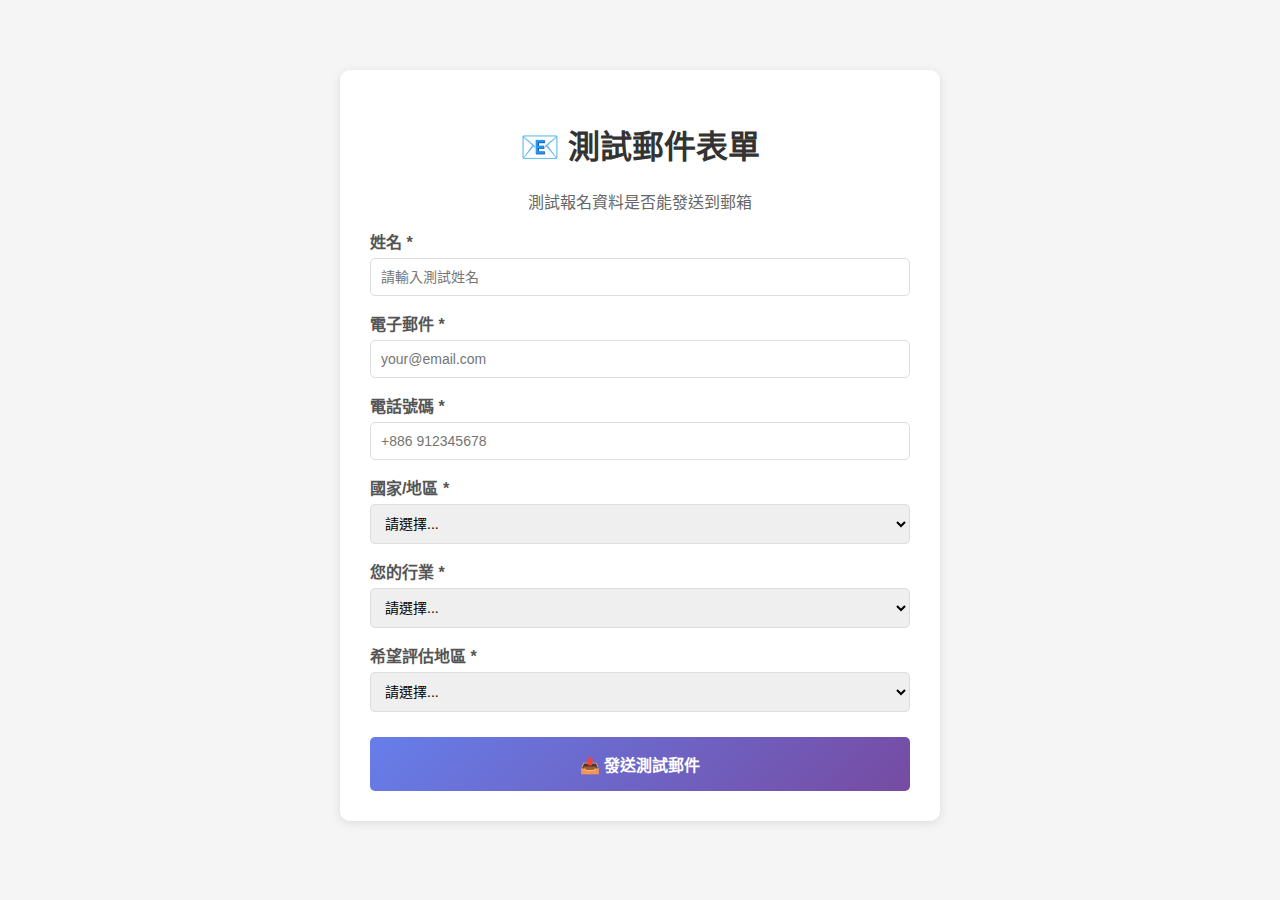
<file: test-email.html>
<!DOCTYPE html>
<html lang="zh-TW">
<head>
    <meta charset="UTF-8">
    <meta name="viewport" content="width=device-width, initial-scale=1.0">
    <title>測試郵件表單</title>
    <style>
        body {
            font-family: Arial, sans-serif;
            max-width: 600px;
            margin: 50px auto;
            padding: 20px;
            background: #f5f5f5;
        }
        .form-container {
            background: white;
            padding: 30px;
            border-radius: 10px;
            box-shadow: 0 2px 10px rgba(0,0,0,0.1);
        }
        h1 {
            color: #333;
            text-align: center;
        }
        .form-group {
            margin-bottom: 15px;
        }
        label {
            display: block;
            margin-bottom: 5px;
            color: #555;
            font-weight: bold;
        }
        input, select {
            width: 100%;
            padding: 10px;
            border: 1px solid #ddd;
            border-radius: 5px;
            font-size: 14px;
            box-sizing: border-box;
        }
        button {
            width: 100%;
            padding: 15px;
            background: linear-gradient(135deg, #667eea 0%, #764ba2 100%);
            color: white;
            border: none;
            border-radius: 5px;
            font-size: 16px;
            font-weight: bold;
            cursor: pointer;
            margin-top: 10px;
        }
        button:hover {
            opacity: 0.9;
        }
        button:disabled {
            background: #ccc;
            cursor: not-allowed;
        }
        .result {
            margin-top: 20px;
            padding: 15px;
            border-radius: 5px;
            display: none;
        }
        .success {
            background: #d4edda;
            color: #155724;
            border: 1px solid #c3e6cb;
        }
        .error {
            background: #f8d7da;
            color: #721c24;
            border: 1px solid #f5c6cb;
        }
    </style>
</head>
<body>
    <div class="form-container">
        <h1>📧 測試郵件表單</h1>
        <p style="text-align: center; color: #666;">測試報名資料是否能發送到郵箱</p>
        
        <form id="testForm">
            <div class="form-group">
                <label for="name">姓名 *</label>
                <input type="text" id="name" name="姓名" required placeholder="請輸入測試姓名">
            </div>
            
            <div class="form-group">
                <label for="email">電子郵件 *</label>
                <input type="email" id="email" name="電子郵件" required placeholder="your@email.com">
            </div>
            
            <div class="form-group">
                <label for="phone">電話號碼 *</label>
                <input type="tel" id="phone" name="電話號碼" required placeholder="+886 912345678">
            </div>
            
            <div class="form-group">
                <label for="country">國家/地區 *</label>
                <select id="country" name="國家地區" required>
                    <option value="">請選擇...</option>
                    <option value="台灣">台灣 Taiwan</option>
                    <option value="香港">香港 Hong Kong</option>
                    <option value="其他">其他 Other</option>
                </select>
            </div>
            
            <div class="form-group">
                <label for="industry">您的行業 *</label>
                <select id="industry" name="行業" required>
                    <option value="">請選擇...</option>
                    <option value="測試">測試</option>
                    <option value="其他">其他</option>
                </select>
            </div>
            
            <div class="form-group">
                <label for="region">希望評估地區 *</label>
                <select id="region" name="評估地區" required>
                    <option value="">請選擇...</option>
                    <option value="北部">北部</option>
                    <option value="中部">中部</option>
                    <option value="南部">南部</option>
                </select>
            </div>
            
            <button type="submit" id="submitBtn">📤 發送測試郵件</button>
        </form>
        
        <div id="result" class="result"></div>
    </div>

    <script>
        const form = document.getElementById('testForm');
        const submitBtn = document.getElementById('submitBtn');
        const resultDiv = document.getElementById('result');

        form.addEventListener('submit', async (e) => {
            e.preventDefault();
            
            submitBtn.disabled = true;
            submitBtn.textContent = '⏳ 發送中...';
            resultDiv.style.display = 'none';
            
            const formData = new FormData(form);
            
            // 添加 FormSubmit 配置
            formData.append('_subject', '🎉 測試報名：AI+自媒體創業系統');
            formData.append('_captcha', 'false');
            formData.append('_template', 'table');
            
            try {
                const response = await fetch('https://formsubmit.co/ajax/jordantsai777@gmail.com', {
                    method: 'POST',
                    body: formData,
                    headers: {
                        'Accept': 'application/json'
                    }
                });
                
                const result = await response.json();
                
                if (response.ok) {
                    console.log('✅ 成功:', result);
                    resultDiv.className = 'result success';
                    resultDiv.innerHTML = `
                        <strong>✅ 發送成功！</strong><br>
                        請檢查 jordantsai777@gmail.com 的收件箱<br>
                        <small>如果是第一次使用，需要點擊驗證郵件中的確認連結</small>
                    `;
                    resultDiv.style.display = 'block';
                    form.reset();
                } else {
                    console.error('❌ 失敗:', result);
                    resultDiv.className = 'result error';
                    resultDiv.innerHTML = `<strong>❌ 發送失敗</strong><br>${result.message || '請稍後再試'}`;
                    resultDiv.style.display = 'block';
                }
            } catch (error) {
                console.error('⚠️ 錯誤:', error);
                resultDiv.className = 'result error';
                resultDiv.innerHTML = `<strong>❌ 網路錯誤</strong><br>${error.message}`;
                resultDiv.style.display = 'block';
            } finally {
                submitBtn.disabled = false;
                submitBtn.textContent = '📤 發送測試郵件';
            }
        });
    </script>
</body>
</html>
</file>
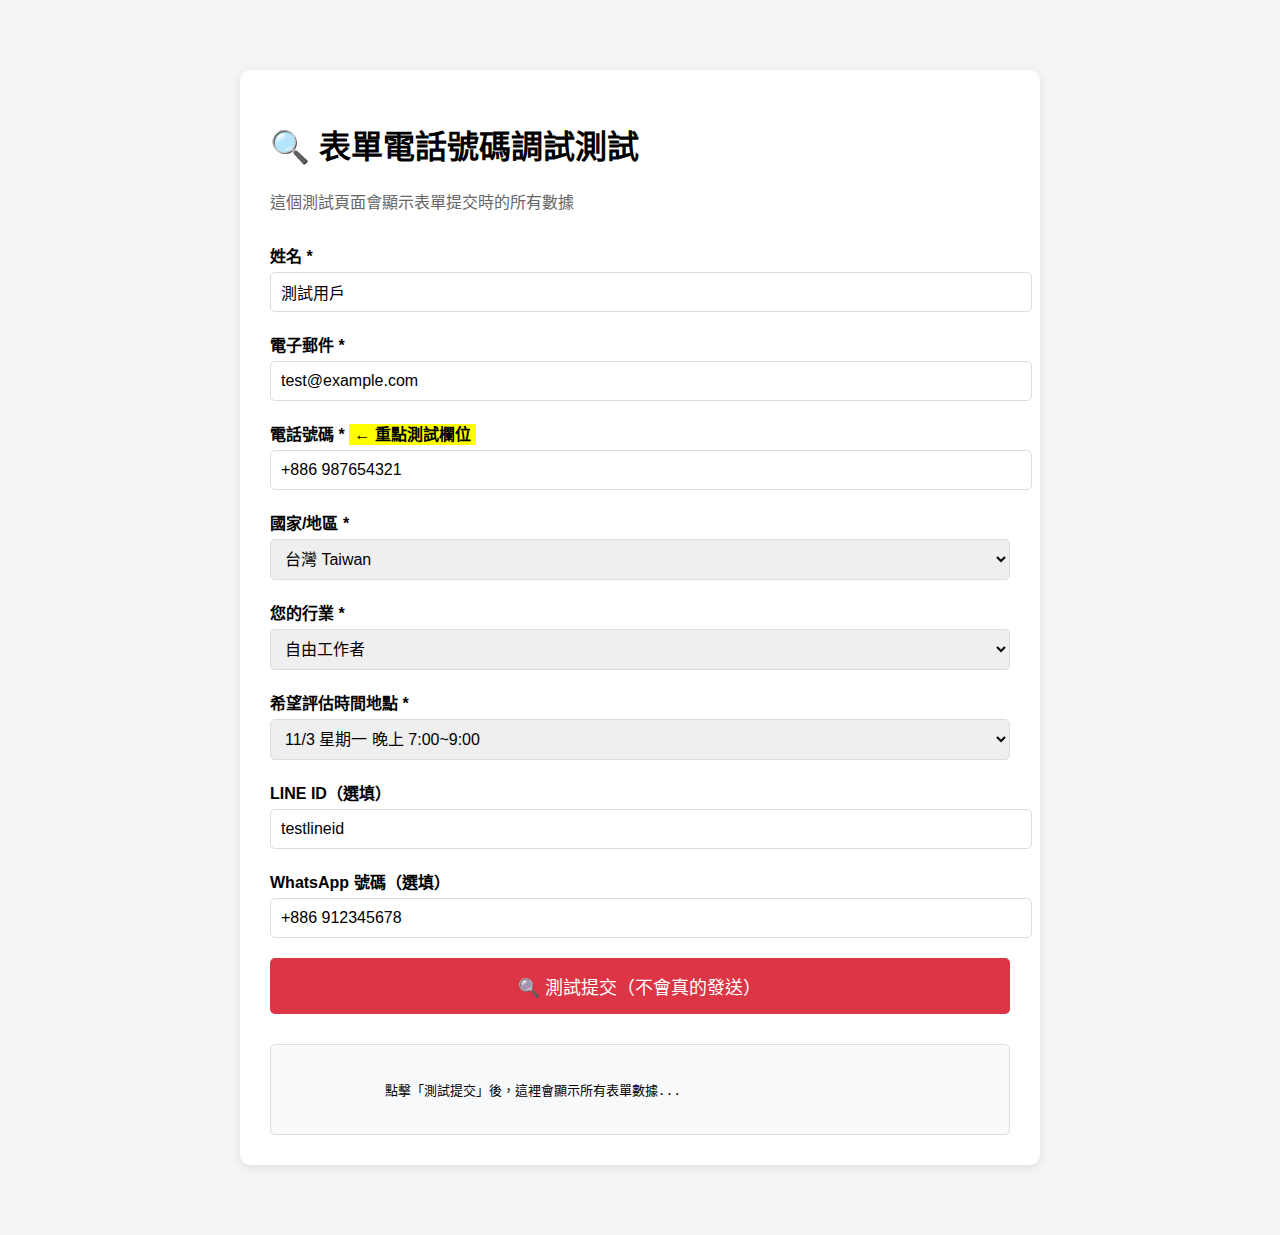
<file: test-form-debug.html>
<!DOCTYPE html>
<html lang="zh-TW">
<head>
    <meta charset="UTF-8">
    <meta name="viewport" content="width=device-width, initial-scale=1.0">
    <title>表單調試測試</title>
    <style>
        body {
            font-family: Arial, sans-serif;
            max-width: 800px;
            margin: 50px auto;
            padding: 20px;
            background: #f5f5f5;
        }
        .test-form {
            background: white;
            padding: 30px;
            border-radius: 10px;
            box-shadow: 0 2px 10px rgba(0,0,0,0.1);
        }
        .form-group {
            margin-bottom: 20px;
        }
        label {
            display: block;
            margin-bottom: 5px;
            font-weight: bold;
        }
        input, select {
            width: 100%;
            padding: 10px;
            border: 1px solid #ddd;
            border-radius: 5px;
            font-size: 16px;
        }
        button {
            background: #dc3545;
            color: white;
            padding: 15px 30px;
            border: none;
            border-radius: 5px;
            font-size: 18px;
            cursor: pointer;
            width: 100%;
        }
        button:hover {
            background: #c82333;
        }
        .debug-output {
            margin-top: 30px;
            padding: 20px;
            background: #f8f9fa;
            border-radius: 5px;
            font-family: monospace;
            white-space: pre-wrap;
            border: 1px solid #ddd;
        }
        .highlight {
            background: yellow;
            padding: 2px 5px;
        }
    </style>
</head>
<body>
    <div class="test-form">
        <h1>🔍 表單電話號碼調試測試</h1>
        <p style="color: #666; margin-bottom: 30px;">這個測試頁面會顯示表單提交時的所有數據</p>
        
        <form id="testForm">
            <div class="form-group">
                <label for="fullName">姓名 *</label>
                <input type="text" id="fullName" name="姓名" required value="測試用戶">
            </div>
            
            <div class="form-group">
                <label for="email">電子郵件 *</label>
                <input type="email" id="email" name="電子郵件" required value="test@example.com">
            </div>
            
            <div class="form-group">
                <label for="phone">電話號碼 * <span class="highlight">← 重點測試欄位</span></label>
                <input type="tel" id="phone" name="電話號碼" required placeholder="+886 912345678" value="+886 987654321">
            </div>
            
            <div class="form-group">
                <label for="country">國家/地區 *</label>
                <select id="country" name="國家地區" required>
                    <option value="">請選擇...</option>
                    <option value="TW" selected>台灣 Taiwan</option>
                </select>
            </div>
            
            <div class="form-group">
                <label for="industry">您的行業 *</label>
                <select id="industry" name="行業" required>
                    <option value="">請選擇...</option>
                    <option value="freelancer" selected>自由工作者</option>
                </select>
            </div>
            
            <div class="form-group">
                <label for="region">希望評估時間地點 *</label>
                <select id="region" name="評估地區" required>
                    <option value="">請選擇...</option>
                    <option value="2" selected>11/3 星期一 晚上 7:00~9:00</option>
                </select>
            </div>
            
            <div class="form-group">
                <label for="lineId">LINE ID（選填）</label>
                <input type="text" id="lineId" name="LINE_ID" placeholder="請輸入您的 LINE ID" value="testlineid">
            </div>
            
            <div class="form-group">
                <label for="whatsapp">WhatsApp 號碼（選填）</label>
                <input type="tel" id="whatsapp" name="WhatsApp號碼" placeholder="+886 912 345 678" value="+886 912345678">
            </div>
            
            <button type="submit">🔍 測試提交（不會真的發送）</button>
        </form>
        
        <div class="debug-output" id="debugOutput">
            點擊「測試提交」後，這裡會顯示所有表單數據...
        </div>
    </div>
    
    <script>
        document.getElementById('testForm').addEventListener('submit', function(e) {
            e.preventDefault();
            
            const form = this;
            const formData = new FormData(form);
            
            // 處理下拉選單（與 index.html 相同的邏輯）
            const countrySelect = document.getElementById('country');
            if (countrySelect && countrySelect.selectedIndex > 0) {
                const countryText = countrySelect.options[countrySelect.selectedIndex].text;
                formData.set('國家地區', countryText);
            }
            
            const industrySelect = document.getElementById('industry');
            if (industrySelect && industrySelect.selectedIndex > 0) {
                const industryText = industrySelect.options[industrySelect.selectedIndex].text;
                formData.set('行業', industryText);
            }
            
            const regionSelect = document.getElementById('region');
            if (regionSelect && regionSelect.selectedIndex > 0) {
                const regionText = regionSelect.options[regionSelect.selectedIndex].text;
                formData.set('評估地區', regionText);
            }
            
            // 顯示所有數據
            let output = '=== 📋 表單提交的數據 ===\n\n';
            let hasPhone = false;
            
            for (let [key, value] of formData.entries()) {
                output += `${key}: "${value}"\n`;
                if (key === '電話號碼' && value) {
                    hasPhone = true;
                }
            }
            
            output += '\n========================\n\n';
            
            if (hasPhone) {
                output += '✅ 電話號碼欄位有值！\n\n';
                output += '如果 Google Apps Script 還是收不到電話號碼，\n';
                output += '請檢查：\n';
                output += '1. Google Apps Script 代碼是否已更新\n';
                output += '2. 是否選擇「新版本」重新部署\n';
                output += '3. 是否等待 1-2 分鐘讓部署生效\n';
            } else {
                output += '❌ 電話號碼欄位沒有值！\n\n';
                output += '這是前端問題，表單沒有正確收集電話號碼\n';
            }
            
            document.getElementById('debugOutput').textContent = output;
            
            // 也在 Console 中輸出
            console.log('=== 📋 表單提交的數據 ===');
            for (let [key, value] of formData.entries()) {
                console.log(`  ${key}: "${value}"`);
            }
            console.log('========================');
        });
    </script>
</body>
</html>
</file>
<file: styles.css>
/* 全局样式重置 */
* {
    margin: 0;
    padding: 0;
    box-sizing: border-box;
}

:root {
    --primary-color: #ff6b35;
    --secondary-color: #f7931e;
    --success-color: #28a745;
    --dark-bg: #1a1a2e;
    --light-bg: #f8f9fa;
    --text-dark: #2c3e50;
    --text-light: #6c757d;
    --white: #ffffff;
    --gradient-primary: linear-gradient(135deg, #667eea 0%, #764ba2 100%);
    --gradient-warm: linear-gradient(135deg, #f093fb 0%, #f5576c 100%);
    --shadow: 0 10px 30px rgba(0, 0, 0, 0.1);
    --shadow-hover: 0 15px 40px rgba(0, 0, 0, 0.15);
}

body {
    font-family: -apple-system, BlinkMacSystemFont, "Segoe UI", "Microsoft JhengHei", "微軟正黑體", Roboto, "Helvetica Neue", Arial, sans-serif;
    line-height: 1.6;
    color: var(--text-dark);
    background-color: var(--white);
}

.container {
    max-width: 1200px;
    margin: 0 auto;
    padding: 0 20px;
}

/* 顶部主视觉图 */
.hero-image-section {
    width: 100%;
    background: var(--white);
    padding: 0;
    margin: 0;
}

.hero-image-wrapper {
    width: 100%;
    max-width: 100%;
    margin: 0 auto;
    display: flex;
    justify-content: center;
    align-items: center;
}

.hero-main-image {
    width: 100%;
    height: auto;
    display: block;
    object-fit: cover;
}

.hero-top-image {
    width: 100%;
    max-width: 100%;
    height: auto;
    display: block;
    object-fit: contain;
}

/* 顶部横幅 */
.top-banner {
    background: var(--gradient-primary);
    color: var(--white);
    padding: 12px 0;
    text-align: center;
    font-weight: 600;
    position: sticky;
    top: 0;
    z-index: 1000;
    box-shadow: 0 2px 10px rgba(0, 0, 0, 0.1);
}

#countdown-banner {
    background: rgba(255, 255, 255, 0.2);
    padding: 4px 12px;
    border-radius: 20px;
    font-weight: 700;
}

/* Hero Section */
.hero-section {
    background: linear-gradient(135deg, #f5f7fa 0%, #c3cfe2 100%);
    padding: 60px 0;
    text-align: center;
}

.media-logos {
    margin-bottom: 30px;
    color: var(--text-light);
    font-size: 14px;
}

.main-headline {
    font-size: 2.5rem;
    font-weight: 800;
    color: var(--text-dark);
    margin-bottom: 40px;
    line-height: 1.2;
}

.offer-box {
    background: var(--white);
    border-radius: 20px;
    padding: 40px;
    max-width: 800px;
    margin: 0 auto;
    box-shadow: var(--shadow);
}

.features-list {
    list-style: none;
    text-align: left;
    margin-bottom: 30px;
}

.features-list li {
    padding: 12px 0;
    font-size: 1.1rem;
    border-bottom: 1px solid #eee;
}

.features-list li:last-child {
    border-bottom: none;
}

.pricing {
    margin: 30px 0;
}

.original-price {
    font-size: 1.2rem;
    color: var(--text-light);
}

.strikethrough {
    color: #e74c3c;
    text-decoration: line-through;
}

.current-price {
    font-size: 1.8rem;
    font-weight: 800;
    color: var(--text-dark);
    margin-top: 10px;
}

.highlight {
    color: #e74c3c;
    font-size: 2.2rem;
}

/* CTA按钮 */
.cta-button {
    background: var(--gradient-warm);
    color: var(--white);
    border: none;
    padding: 18px 50px;
    font-size: 1.3rem;
    font-weight: 700;
    border-radius: 50px;
    cursor: pointer;
    transition: all 0.3s ease;
    box-shadow: 0 8px 20px rgba(245, 87, 108, 0.3);
    text-transform: uppercase;
    letter-spacing: 1px;
}

.cta-button:hover {
    transform: translateY(-3px);
    box-shadow: 0 12px 30px rgba(245, 87, 108, 0.4);
}

.cta-button.large {
    padding: 22px 60px;
    font-size: 1.5rem;
    width: 100%;
}

.pulse {
    animation: pulse 2s infinite;
}

@keyframes pulse {
    0% {
        transform: scale(1);
    }
    50% {
        transform: scale(1.05);
    }
    100% {
        transform: scale(1);
    }
}

.urgency-text {
    margin-top: 20px;
    color: #e74c3c;
    font-weight: 600;
    font-size: 1.1rem;
}

/* 倒计时器 */
.countdown-timer {
    display: flex;
    justify-content: center;
    gap: 20px;
    margin-top: 40px;
}

.timer-item {
    background: var(--white);
    padding: 20px 30px;
    border-radius: 10px;
    box-shadow: var(--shadow);
    text-align: center;
}

.timer-value {
    display: block;
    font-size: 2.5rem;
    font-weight: 800;
    color: #e74c3c;
}

.timer-label {
    display: block;
    font-size: 0.9rem;
    color: var(--text-light);
    margin-top: 5px;
}

/* 视频区域 */
.video-section {
    padding: 80px 0;
    background: var(--white);
}

.video-instruction {
    text-align: center;
    font-size: 1.2rem;
    margin-bottom: 20px;
    color: var(--text-dark);
}

.video-wrapper {
    max-width: 800px; /* 横屏视频增加宽度 */
    margin: 0 auto;
    border-radius: 20px;
    overflow: hidden;
    box-shadow: var(--shadow);
    position: relative;
    padding-bottom: 56.25%; /* 16:9 横屏比例 */
    height: 0;
}

.video-wrapper video,
.video-wrapper iframe {
    position: absolute;
    top: 0;
    left: 0;
    width: 100%;
    height: 100%;
    display: block;
}

/* 视频覆盖层 */
.video-overlay {
    position: absolute;
    top: 0;
    left: 0;
    right: 0;
    bottom: 0;
    background: rgba(0, 0, 0, 0.6);
    display: flex;
    align-items: center;
    justify-content: center;
    z-index: 10;
    pointer-events: none;
    transition: opacity 0.3s ease;
}

.video-overlay.hidden {
    opacity: 0;
    pointer-events: none;
}

.video-overlay-text {
    font-size: 3rem;
    font-weight: 800;
    color: var(--white);
    text-shadow: 
        -2px -2px 0 #667eea,
        2px -2px 0 #667eea,
        -2px 2px 0 #667eea,
        2px 2px 0 #667eea,
        0 0 20px rgba(102, 126, 234, 0.8);
    letter-spacing: 3px;
    animation: textPulse 2s ease-in-out infinite;
}

@keyframes textPulse {
    0%, 100% {
        transform: scale(1);
        text-shadow: 
            -2px -2px 0 #667eea,
            2px -2px 0 #667eea,
            -2px 2px 0 #667eea,
            2px 2px 0 #667eea,
            0 0 20px rgba(102, 126, 234, 0.8);
    }
    50% {
        transform: scale(1.05);
        text-shadow: 
            -2px -2px 0 #764ba2,
            2px -2px 0 #764ba2,
            -2px 2px 0 #764ba2,
            2px 2px 0 #764ba2,
            0 0 30px rgba(118, 75, 162, 1);
    }
}

/* 目标受众 */
.target-audience {
    padding: 80px 0;
    background: var(--light-bg);
}

.section-title {
    font-size: 2.5rem;
    font-weight: 800;
    text-align: center;
    margin-bottom: 50px;
    color: var(--text-dark);
}

/* 黄色描边标题效果 */
.stroke-title {
    font-size: 3rem;
    font-weight: 900;
    color: #000;
    text-shadow: 
        -3px -3px 0 #FFD700,
        3px -3px 0 #FFD700,
        -3px 3px 0 #FFD700,
        3px 3px 0 #FFD700,
        -4px 0 0 #FFD700,
        4px 0 0 #FFD700,
        0 -4px 0 #FFD700,
        0 4px 0 #FFD700,
        5px 5px 10px rgba(0, 0, 0, 0.8);
    letter-spacing: 2px;
}

/* 特殊标题样式 - 白色带描边效果 */
.special-title {
    font-size: 3rem;
    font-weight: 900;
    color: #ffffff;
    text-shadow: 
        -3px -3px 0 #2c3e50,
        3px -3px 0 #2c3e50,
        -3px 3px 0 #2c3e50,
        3px 3px 0 #2c3e50,
        -3px 0 0 #2c3e50,
        3px 0 0 #2c3e50,
        0 -3px 0 #2c3e50,
        0 3px 0 #2c3e50,
        0 0 10px rgba(0, 0, 0, 0.3);
    letter-spacing: 2px;
}

.audience-grid {
    display: grid;
    grid-template-columns: repeat(auto-fit, minmax(250px, 1fr));
    gap: 30px;
}

.audience-card {
    background: var(--white);
    padding: 30px;
    border-radius: 15px;
    box-shadow: var(--shadow);
    transition: transform 0.3s ease;
}

.audience-card:hover {
    transform: translateY(-10px);
    box-shadow: var(--shadow-hover);
}

.audience-card h3 {
    font-size: 1.5rem;
    margin-bottom: 15px;
    color: var(--text-dark);
}

.audience-card p {
    color: var(--text-light);
}

/* 对比区域 */
.comparison-section {
    padding: 80px 0;
    background: var(--white);
}

.comparison-wrapper {
    display: grid;
    grid-template-columns: 1fr auto 1fr;
    gap: 30px;
    align-items: center;
    max-width: 1000px;
    margin: 0 auto;
}

.before-box,
.after-box {
    background: var(--light-bg);
    padding: 40px;
    border-radius: 15px;
    box-shadow: var(--shadow);
}

/* 对比区域内的图片样式 */
.comparison-image-wrapper {
    margin-bottom: 25px;
    border-radius: 12px;
    overflow: hidden;
    box-shadow: 0 5px 20px rgba(0, 0, 0, 0.15);
    transition: transform 0.3s ease, box-shadow 0.3s ease;
}

.comparison-image-wrapper:hover {
    transform: translateY(-3px);
    box-shadow: 0 8px 30px rgba(0, 0, 0, 0.2);
}

.comparison-image {
    width: 100%;
    height: auto;
    display: block;
    object-fit: cover;
}

.before-box h2 {
    color: #e74c3c;
    margin-bottom: 20px;
    font-size: 2rem;
}

.after-box {
    background: linear-gradient(135deg, #667eea 0%, #764ba2 100%);
    color: var(--white);
}

.after-box h2 {
    color: var(--white);
    margin-bottom: 20px;
    font-size: 2rem;
}

.before-box ul,
.after-box ul {
    list-style: none;
}

.before-box ul li,
.after-box ul li {
    padding: 12px 0;
    font-size: 1.05rem;
    line-height: 1.6;
}

.vs-divider {
    font-size: 2.5rem;
    font-weight: 800;
    color: var(--primary-color);
    background: var(--white);
    width: 80px;
    height: 80px;
    border-radius: 50%;
    display: flex;
    align-items: center;
    justify-content: center;
    box-shadow: var(--shadow);
}

/* 新日常 */
.new-daily-life {
    padding: 80px 0;
    background: linear-gradient(135deg, #f5f7fa 0%, #c3cfe2 100%);
}

.daily-scenarios {
    display: grid;
    grid-template-columns: repeat(auto-fit, minmax(300px, 1fr));
    gap: 30px;
    margin-bottom: 40px;
}

.scenario-item {
    background: var(--white);
    padding: 30px;
    border-radius: 15px;
    box-shadow: var(--shadow);
    text-align: center;
    transition: transform 0.3s ease;
}

.scenario-item:hover {
    transform: scale(1.05);
}

.scenario-icon {
    font-size: 3rem;
    margin-bottom: 15px;
}

.scenario-item p {
    font-size: 1.1rem;
    color: var(--text-dark);
}

.highlight-text {
    text-align: center;
    font-size: 1.8rem;
    font-weight: 700;
    color: var(--text-dark);
    margin-top: 30px;
}

/* 演示案例 */
.demo-cases {
    padding: 80px 0;
    background: var(--white);
}

.cases-grid {
    display: grid;
    grid-template-columns: repeat(auto-fit, minmax(250px, 1fr));
    gap: 30px;
}

.case-card {
    background: var(--light-bg);
    padding: 30px;
    border-radius: 15px;
    box-shadow: var(--shadow);
    border-left: 5px solid var(--primary-color);
    transition: all 0.3s ease;
}

.case-card:hover {
    transform: translateX(5px);
    border-left-color: var(--secondary-color);
}

.case-card h3 {
    font-size: 1.4rem;
    margin-bottom: 15px;
    color: var(--text-dark);
}

.case-card p {
    color: var(--text-light);
    font-size: 1.05rem;
}

/* 中间CTA */
.mid-cta {
    padding: 80px 0;
    background: var(--gradient-primary);
    color: var(--white);
    text-align: center;
}

.urgency-badge {
    background: rgba(255, 255, 255, 0.2);
    display: inline-block;
    padding: 12px 30px;
    border-radius: 50px;
    font-size: 1.2rem;
    font-weight: 600;
    margin-bottom: 30px;
}

.mid-cta .pricing {
    color: var(--white);
}

.package-info {
    margin-top: 20px;
    font-size: 1.1rem;
}

/* 学员评价 */
.testimonials {
    padding: 80px 0;
    background: var(--light-bg);
}

.subtitle {
    text-align: center;
    color: var(--text-light);
    margin-bottom: 50px;
}

.testimonials-grid {
    display: grid;
    grid-template-columns: repeat(auto-fit, minmax(300px, 1fr));
    gap: 30px;
}

.testimonial-card {
    background: var(--white);
    padding: 30px;
    border-radius: 15px;
    box-shadow: var(--shadow);
    transition: transform 0.3s ease;
}

.testimonial-card:hover {
    transform: translateY(-5px);
    box-shadow: var(--shadow-hover);
}

.testimonial-header {
    display: flex;
    gap: 15px;
    margin-bottom: 20px;
}

.avatar {
    width: 60px;
    height: 60px;
    border-radius: 50%;
    background: var(--gradient-primary);
    color: var(--white);
    display: flex;
    align-items: center;
    justify-content: center;
    font-size: 1.5rem;
    font-weight: 700;
}

.testimonial-info h4 {
    font-size: 1.2rem;
    margin-bottom: 5px;
}

.role {
    color: var(--text-light);
    font-size: 0.9rem;
}

.stars {
    color: #ffd700;
    font-size: 1rem;
    margin-top: 5px;
}

.testimonial-text {
    line-height: 1.8;
    color: var(--text-dark);
}

/* 包含内容 */
.whats-included {
    padding: 80px 0;
    background: var(--white);
}

.included-grid {
    display: grid;
    grid-template-columns: repeat(auto-fit, minmax(300px, 1fr));
    gap: 30px;
}

.included-item {
    background: var(--light-bg);
    padding: 30px;
    border-radius: 15px;
    box-shadow: var(--shadow);
    position: relative;
}

.item-number {
    position: absolute;
    top: -15px;
    left: 30px;
    width: 50px;
    height: 50px;
    background: var(--gradient-warm);
    color: var(--white);
    border-radius: 50%;
    display: flex;
    align-items: center;
    justify-content: center;
    font-size: 1.5rem;
    font-weight: 700;
    box-shadow: 0 5px 15px rgba(245, 87, 108, 0.3);
}

.included-item h3 {
    margin-top: 20px;
    margin-bottom: 15px;
    font-size: 1.3rem;
    color: var(--text-dark);
}

.included-item p {
    color: var(--text-light);
    line-height: 1.6;
}

/* 订单摘要 */
.order-summary {
    padding: 80px 0;
    background: linear-gradient(135deg, #667eea 0%, #764ba2 100%);
}

.order-box {
    background: var(--white);
    max-width: 600px;
    margin: 0 auto;
    padding: 50px;
    border-radius: 20px;
    box-shadow: 0 20px 60px rgba(0, 0, 0, 0.3);
    text-align: center;
}

.order-box h2 {
    font-size: 2rem;
    margin-bottom: 20px;
}

.order-box h3 {
    font-size: 1.5rem;
    margin-bottom: 10px;
    color: var(--text-dark);
}

.price-breakdown {
    margin: 30px 0;
}

.price-display {
    display: flex;
    align-items: center;
    justify-content: center;
    gap: 15px;
    margin: 20px 0;
}

.old-price {
    font-size: 1.5rem;
    text-decoration: line-through;
    color: var(--text-light);
}

.discount {
    background: #e74c3c;
    color: var(--white);
    padding: 5px 15px;
    border-radius: 20px;
    font-weight: 700;
}

.new-price {
    font-size: 2.5rem;
    font-weight: 800;
    color: #e74c3c;
}

.guarantee {
    margin: 20px 0;
    padding: 15px;
    background: #d4edda;
    border-radius: 10px;
}

.guarantee p {
    color: var(--success-color);
    font-weight: 600;
    font-size: 1.1rem;
}

.whats-included-summary {
    text-align: left;
    margin: 30px 0;
    padding: 20px;
    background: var(--light-bg);
    border-radius: 10px;
}

.whats-included-summary h4 {
    margin-bottom: 15px;
    font-size: 1.2rem;
}

.whats-included-summary ul {
    list-style: none;
}

.whats-included-summary li {
    padding: 8px 0;
    color: var(--text-dark);
}

/* FAQ */
.faq-section {
    padding: 80px 0;
    background: var(--light-bg);
}

.faq-list {
    max-width: 800px;
    margin: 0 auto;
}

.faq-item {
    background: var(--white);
    margin-bottom: 15px;
    border-radius: 10px;
    overflow: hidden;
    box-shadow: var(--shadow);
}

.faq-question {
    padding: 25px;
    cursor: pointer;
    display: flex;
    justify-content: space-between;
    align-items: center;
    font-weight: 600;
    font-size: 1.1rem;
    transition: background 0.3s ease;
}

.faq-question:hover {
    background: var(--light-bg);
}

.faq-icon {
    font-size: 1.5rem;
    color: var(--primary-color);
    transition: transform 0.3s ease;
}

.faq-item.active .faq-icon {
    transform: rotate(45deg);
}

.faq-answer {
    max-height: 0;
    overflow: hidden;
    transition: max-height 0.3s ease;
}

.faq-item.active .faq-answer {
    max-height: 200px;
}

.faq-answer p {
    padding: 0 25px 25px 25px;
    color: var(--text-light);
    line-height: 1.8;
}

/* Footer */
.footer {
    background: var(--dark-bg);
    color: var(--white);
    padding: 50px 0 20px;
    text-align: center;
}

.footer-content {
    margin-bottom: 30px;
}

.footer-content h4 {
    font-size: 1.3rem;
    margin-bottom: 15px;
}

.footer-content p {
    color: rgba(255, 255, 255, 0.7);
    line-height: 1.8;
}

.footer-content a {
    color: var(--secondary-color);
    text-decoration: none;
}

.footer-links {
    margin: 20px 0;
}

.footer-links a {
    color: var(--white);
    text-decoration: none;
    margin: 0 10px;
}

.footer-links a:hover {
    color: var(--secondary-color);
}

.copyright {
    color: rgba(255, 255, 255, 0.5);
    margin-top: 20px;
    font-size: 0.9rem;
}

/* ============================================
   模态框样式
   ============================================ */

.modal {
    display: none;
    position: fixed;
    z-index: 9999;
    left: 0;
    top: 0;
    width: 100%;
    height: 100%;
    overflow: auto;
    background-color: rgba(0, 0, 0, 0.7);
    backdrop-filter: blur(5px);
    animation: fadeIn 0.3s ease;
}

@keyframes fadeIn {
    from {
        opacity: 0;
    }
    to {
        opacity: 1;
    }
}

.modal.show {
    display: flex;
    align-items: center;
    justify-content: center;
    padding: 20px;
}

.modal-content {
    background: var(--white);
    border-radius: 20px;
    max-width: 1100px;
    width: 100%;
    max-height: 90vh;
    overflow-y: auto;
    position: relative;
    box-shadow: 0 25px 60px rgba(0, 0, 0, 0.3);
    animation: slideUp 0.4s ease;
}

@keyframes slideUp {
    from {
        transform: translateY(50px);
        opacity: 0;
    }
    to {
        transform: translateY(0);
        opacity: 1;
    }
}

.close-modal {
    position: absolute;
    right: 20px;
    top: 20px;
    font-size: 35px;
    font-weight: 300;
    color: var(--text-light);
    cursor: pointer;
    z-index: 10;
    width: 40px;
    height: 40px;
    display: flex;
    align-items: center;
    justify-content: center;
    border-radius: 50%;
    transition: all 0.3s ease;
}

.close-modal:hover {
    background: var(--light-bg);
    color: var(--text-dark);
    transform: rotate(90deg);
}

.modal-header {
    text-align: center;
    padding: 40px 40px 30px;
    background: linear-gradient(135deg, #667eea 0%, #764ba2 100%);
    color: var(--white);
    border-radius: 20px 20px 0 0;
}

.modal-header h2 {
    font-size: 2rem;
    margin-bottom: 10px;
}

.modal-subtitle {
    font-size: 1.1rem;
    opacity: 0.95;
}

/* 表单包装器 */
.order-form-wrapper {
    display: flex;
    justify-content: center;
    gap: 0;
}

/* 左侧订单摘要 */
.order-summary-sidebar {
    background: var(--light-bg);
    padding: 40px 30px;
    border-radius: 0 0 0 20px;
}

.order-summary-sidebar h3 {
    font-size: 1.5rem;
    margin-bottom: 20px;
    color: var(--text-dark);
}

.product-info {
    background: var(--white);
    padding: 20px;
    border-radius: 10px;
    margin-bottom: 20px;
}

.product-info h4 {
    font-size: 1.1rem;
    margin-bottom: 8px;
    color: var(--text-dark);
}

.product-info p {
    font-size: 0.9rem;
    color: var(--text-light);
}

.price-info {
    background: var(--white);
    padding: 20px;
    border-radius: 10px;
    margin-bottom: 20px;
}

.price-row {
    display: flex;
    justify-content: space-between;
    margin-bottom: 12px;
    font-size: 0.95rem;
}

.old-price-text {
    text-decoration: line-through;
    color: var(--text-light);
}

.discount-row {
    color: var(--success-color);
    font-weight: 600;
}

.discount-text {
    color: var(--success-color);
}

.price-info hr {
    border: none;
    border-top: 2px solid var(--light-bg);
    margin: 15px 0;
}

.total-row {
    font-size: 1.2rem;
    font-weight: 800;
    color: var(--text-dark);
}

.new-price-text {
    color: #e74c3c;
    font-size: 1.5rem;
}

.included-items {
    margin-bottom: 20px;
}

.included-items h4 {
    font-size: 1rem;
    margin-bottom: 15px;
    color: var(--text-dark);
}

.included-items ul {
    list-style: none;
}

.included-items li {
    padding: 8px 0;
    font-size: 0.9rem;
    color: var(--text-dark);
    padding-left: 20px;
    position: relative;
}

.included-items li:before {
    content: "✓";
    position: absolute;
    left: 0;
    color: var(--success-color);
    font-weight: 700;
}

.guarantee-badge {
    background: linear-gradient(135deg, #667eea 0%, #764ba2 100%);
    color: var(--white);
    padding: 15px;
    border-radius: 10px;
    text-align: center;
    font-weight: 600;
    display: flex;
    align-items: center;
    justify-content: center;
    gap: 10px;
}

.badge-icon {
    font-size: 1.3rem;
}

/* 右侧表单 */
.order-form-main {
    padding: 40px;
    max-width: 700px;
    width: 100%;
}

.order-form {
    max-width: 600px;
}

.form-section {
    margin-bottom: 30px;
}

.form-section h3 {
    font-size: 1.3rem;
    margin-bottom: 20px;
    color: var(--text-dark);
}

.form-group {
    margin-bottom: 20px;
}

.form-row {
    display: grid;
    grid-template-columns: 1fr 1fr;
    gap: 15px;
}

.form-group label {
    display: block;
    margin-bottom: 8px;
    font-weight: 600;
    color: var(--text-dark);
    font-size: 0.95rem;
}

.required {
    color: #e74c3c;
}

.form-group input,
.form-group select {
    width: 100%;
    padding: 12px 15px;
    border: 2px solid #e0e0e0;
    border-radius: 8px;
    font-size: 1rem;
    font-family: inherit;
    transition: all 0.3s ease;
    background: var(--white);
}

.form-group input:focus,
.form-group select:focus {
    outline: none;
    border-color: #667eea;
    box-shadow: 0 0 0 3px rgba(102, 126, 234, 0.1);
}

.form-group input::placeholder {
    color: #aaa;
}

/* 付款方式 */
.payment-methods {
    display: flex;
    flex-direction: column;
    gap: 12px;
}

.payment-option {
    display: block;
    cursor: pointer;
}

.payment-option input[type="radio"] {
    display: none;
}

.payment-label {
    display: flex;
    align-items: center;
    gap: 12px;
    padding: 15px 20px;
    border: 2px solid #e0e0e0;
    border-radius: 10px;
    transition: all 0.3s ease;
    font-weight: 500;
}

.payment-option input[type="radio"]:checked + .payment-label {
    border-color: #667eea;
    background: rgba(102, 126, 234, 0.05);
}

.payment-label:hover {
    border-color: #667eea;
}

.payment-icon {
    font-size: 1.5rem;
}

/* 复选框 */
.checkbox-label {
    display: flex;
    align-items: flex-start;
    gap: 10px;
    margin-bottom: 15px;
    cursor: pointer;
    font-size: 0.95rem;
}

.checkbox-label input[type="checkbox"] {
    margin-top: 3px;
    width: 18px;
    height: 18px;
    cursor: pointer;
}

.checkbox-label a {
    color: #667eea;
    text-decoration: none;
}

.checkbox-label a:hover {
    text-decoration: underline;
}

/* 表單按鈕容器 */
.form-buttons {
    display: flex;
    flex-direction: column;
    gap: 15px;
    margin-top: 10px;
}

/* 提交資料按鈕 */
.submit-info-btn {
    width: 100%;
    background: var(--gradient-primary);
    color: var(--white);
    border: none;
    padding: 18px 30px;
    font-size: 1.2rem;
    font-weight: 600;
    border-radius: 50px;
    cursor: pointer;
    display: flex;
    align-items: center;
    justify-content: center;
    gap: 10px;
    transition: all 0.3s ease;
    box-shadow: 0 8px 25px rgba(102, 126, 234, 0.3);
}

.submit-info-btn:hover {
    transform: translateY(-3px);
    box-shadow: 0 12px 35px rgba(102, 126, 234, 0.4);
}

.submit-info-btn:disabled {
    opacity: 0.6;
    cursor: not-allowed;
    transform: none;
}

/* 購買按鈕 */
.submit-order-btn {
    width: 100%;
    background: var(--gradient-warm);
    color: var(--white);
    border: none;
    padding: 18px 30px;
    font-size: 1.3rem;
    font-weight: 700;
    border-radius: 50px;
    cursor: pointer;
    display: flex;
    align-items: center;
    justify-content: center;
    gap: 10px;
    transition: all 0.3s ease;
    box-shadow: 0 8px 25px rgba(245, 87, 108, 0.3);
}

.submit-order-btn:hover {
    transform: translateY(-3px);
    box-shadow: 0 12px 35px rgba(245, 87, 108, 0.4);
}

.btn-icon {
    font-size: 1.5rem;
    transition: transform 0.3s ease;
}

.submit-order-btn:hover .btn-icon {
    transform: translateX(5px);
}

/* 安全提示 */
.secure-notice {
    display: flex;
    align-items: center;
    justify-content: center;
    gap: 8px;
    margin-top: 20px;
    color: var(--text-light);
    font-size: 0.9rem;
}

/* 查看資料連結 */
.view-data-link {
    text-align: center;
    margin-top: 15px;
    padding-top: 15px;
    border-top: 1px solid #e0e0e0;
}

.view-data-link a {
    color: #667eea;
    text-decoration: none;
    font-weight: 600;
    font-size: 1rem;
    display: inline-flex;
    align-items: center;
    gap: 8px;
    padding: 10px 20px;
    border-radius: 8px;
    transition: all 0.3s ease;
}

.view-data-link a:hover {
    background: rgba(102, 126, 234, 0.1);
    transform: translateY(-2px);
}

/* 响应式设计 */
@media (max-width: 768px) {
    .hero-image-section {
        padding: 0;
        margin: 0;
    }

    .hero-top-image {
        width: 100%;
        height: auto;
        max-width: 100%;
        object-fit: contain;
    }

    .hero-image-wrapper {
        padding: 0;
        margin: 0;
    }

    .main-headline {
        font-size: 1.8rem;
    }

    .offer-box {
        padding: 25px;
    }

    .current-price {
        font-size: 1.4rem;
    }

    .highlight {
        font-size: 1.8rem;
    }

    .countdown-timer {
        gap: 10px;
    }

    .timer-item {
        padding: 15px 20px;
    }

    .timer-value {
        font-size: 1.8rem;
    }

    .comparison-wrapper {
        grid-template-columns: 1fr;
    }

    .vs-divider {
        width: 60px;
        height: 60px;
        font-size: 1.8rem;
        margin: 20px auto;
    }

    /* 对比区域图片移动端样式 */
    .comparison-image-wrapper {
        margin-bottom: 20px;
        border-radius: 10px;
    }

    .before-box,
    .after-box {
        padding: 25px;
    }

    .section-title {
        font-size: 1.8rem;
    }

    .order-box {
        padding: 30px 20px;
    }

    .cta-button {
        padding: 15px 30px;
        font-size: 1.1rem;
    }

    /* 模态框移动端样式 */
    .modal-content {
        max-height: 95vh;
        margin: 10px;
    }

    .modal-header {
        padding: 30px 20px 20px;
    }

    .modal-header h2 {
        font-size: 1.5rem;
    }

    .modal-subtitle {
        font-size: 1rem;
    }

    .close-modal {
        right: 10px;
        top: 10px;
        font-size: 28px;
        width: 35px;
        height: 35px;
    }

    .order-form-wrapper {
        grid-template-columns: 1fr;
    }

    .order-summary-sidebar {
        border-radius: 0;
        padding: 25px 20px;
    }

    .order-form-main {
        padding: 25px 20px;
    }

    .form-row {
        grid-template-columns: 1fr;
        gap: 0;
    }

    .submit-order-btn {
        padding: 16px 25px;
        font-size: 1.1rem;
    }

    .submit-info-btn {
        padding: 16px 25px;
        font-size: 1.1rem;
    }

    .form-buttons {
        gap: 12px;
    }

    /* 视频覆盖层移动端样式 */
    .video-overlay-text {
        font-size: 2rem;
        letter-spacing: 2px;
    }

    /* 横屏视频手机端全宽显示 */
    .video-wrapper {
        max-width: 100%; /* 手机端占满宽度 */
        border-radius: 0; /* 移除圆角，更像原生体验 */
        padding-bottom: 56.25%; /* 保持16:9横屏比例 */
    }

    .video-section {
        padding: 40px 0;
    }

    .video-section .container {
        padding: 0; /* 移除左右padding */
    }

    .video-instruction {
        padding: 0 15px;
        margin-bottom: 15px;
    }
}
</file>
